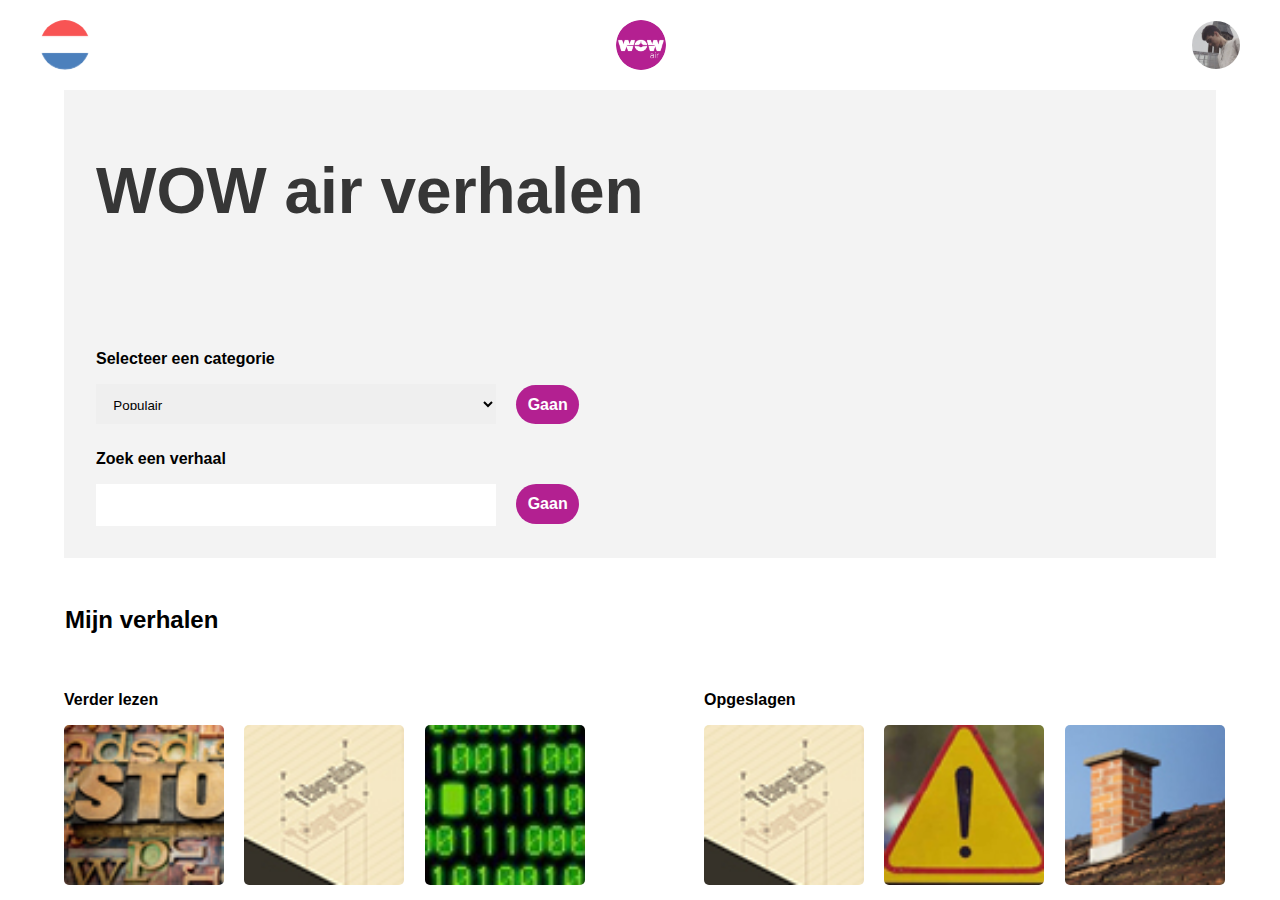
<file: index.html>
<!DOCTYPE html>
<html lang="nl">

<head>
    <meta charset="UTF-8">
    <title>WOW air stories</title>
    <meta name="viewport" content="width=device-width, initial-scale=1">
    <link rel="stylesheet" type="text/css" href="style-index.css">
</head>

<body>


    <!--Navigatie-->

    <header>
        <nav>
            <ul>
                <li><img src="img/language.png" alt="taal" id="taalicoon"></li>
                <li><a href="https://wowair.nl/"> <img src="img/wow-logo.jpg" alt="logo" id="wow-logo"></a></li>
                <li><img src="img/myprofile.jpg" alt="profiel" id="my-profile"></li>
            </ul>
        </nav>

    </header>


    <!--Content van de pagina is opgedeeld in twee secties   -->

    <main>
        <section id="sectie-1">

            <h1>WOW air verhalen</h1>

            <fieldset>
                <label>Selecteer een categorie</label>

                <select name="menu1" id="menu1">
                    <option value="overzicht.html">Populair</option>
                    <option value="overzicht-korte-verhalen.html">Korte verhalen</option>
                    <option value="Lange verhalen">Lange verhalen</option>
                    <option value="Agressief">Agressief</option>
                    <option value="Passie">Passie</option>
                    <option value="Drama">Drama</option>
                    <option value="Verwarrend">Verwarrend</option>
                    <option value="Mysterieus">Mysterieus</option>
                    <option value="Blij">Blij</option>
                    <option value="Poetisch">Poetisch</option>
                </select>

                <a href="overzicht.html">
                    <p class="submit-knop">Gaan</p>
                </a>


                <form action="#">
                    <label>Zoek een verhaal</label>
                    <input type="text">
                    <p class="submit-knop">Gaan</p>
                </form>

            </fieldset>

        </section>


        <section id="sectie-2">

            <h2>Mijn verhalen</h2>

            <section id="mijn-verhalen">
                <article id="verder-lezen">

                    <h3>Verder lezen</h3>
                    <div class="afbeeldingen">
                        <img src="img-home/thumbnail3.jpg" alt="" class="thumbnail">
                        <a href="verhaal/verhaal.html">
                            <img src="img-home/thumbnail4.jpg" alt="" class="thumbnail">
                        </a>
                        <img src="img-home/thumbnail5.jpg" alt="" class="thumbnail">
                    </div>
                </article>

                <article class="opgeslagen">
                    <h3>Opgeslagen</h3>

                    <div class="afbeeldingen">
                        <a href="verhaal/verhaal.html"><img src="img-home/thumbnail4.jpg" alt="" class="thumbnail"> </a>
                        <!--                        <img src="img-home/kruis.png" alt="" class="kruis">-->
                        <img src="img-home/thumbnail6.jpg" alt="" class="thumbnail">
                        <!--                        <img src="img-home/kruis.png" alt="" class="kruis">-->
                        <img src="img-home/thumbnail7.jpg" alt="" class="thumbnail">
                        <!--                        <img src="img-home/kruis.png" alt="" class="kruis">-->
                    </div>

                </article>
            </section>
        </section>

    </main>

    <script src="script.js"></script>

</body></html>
</file>
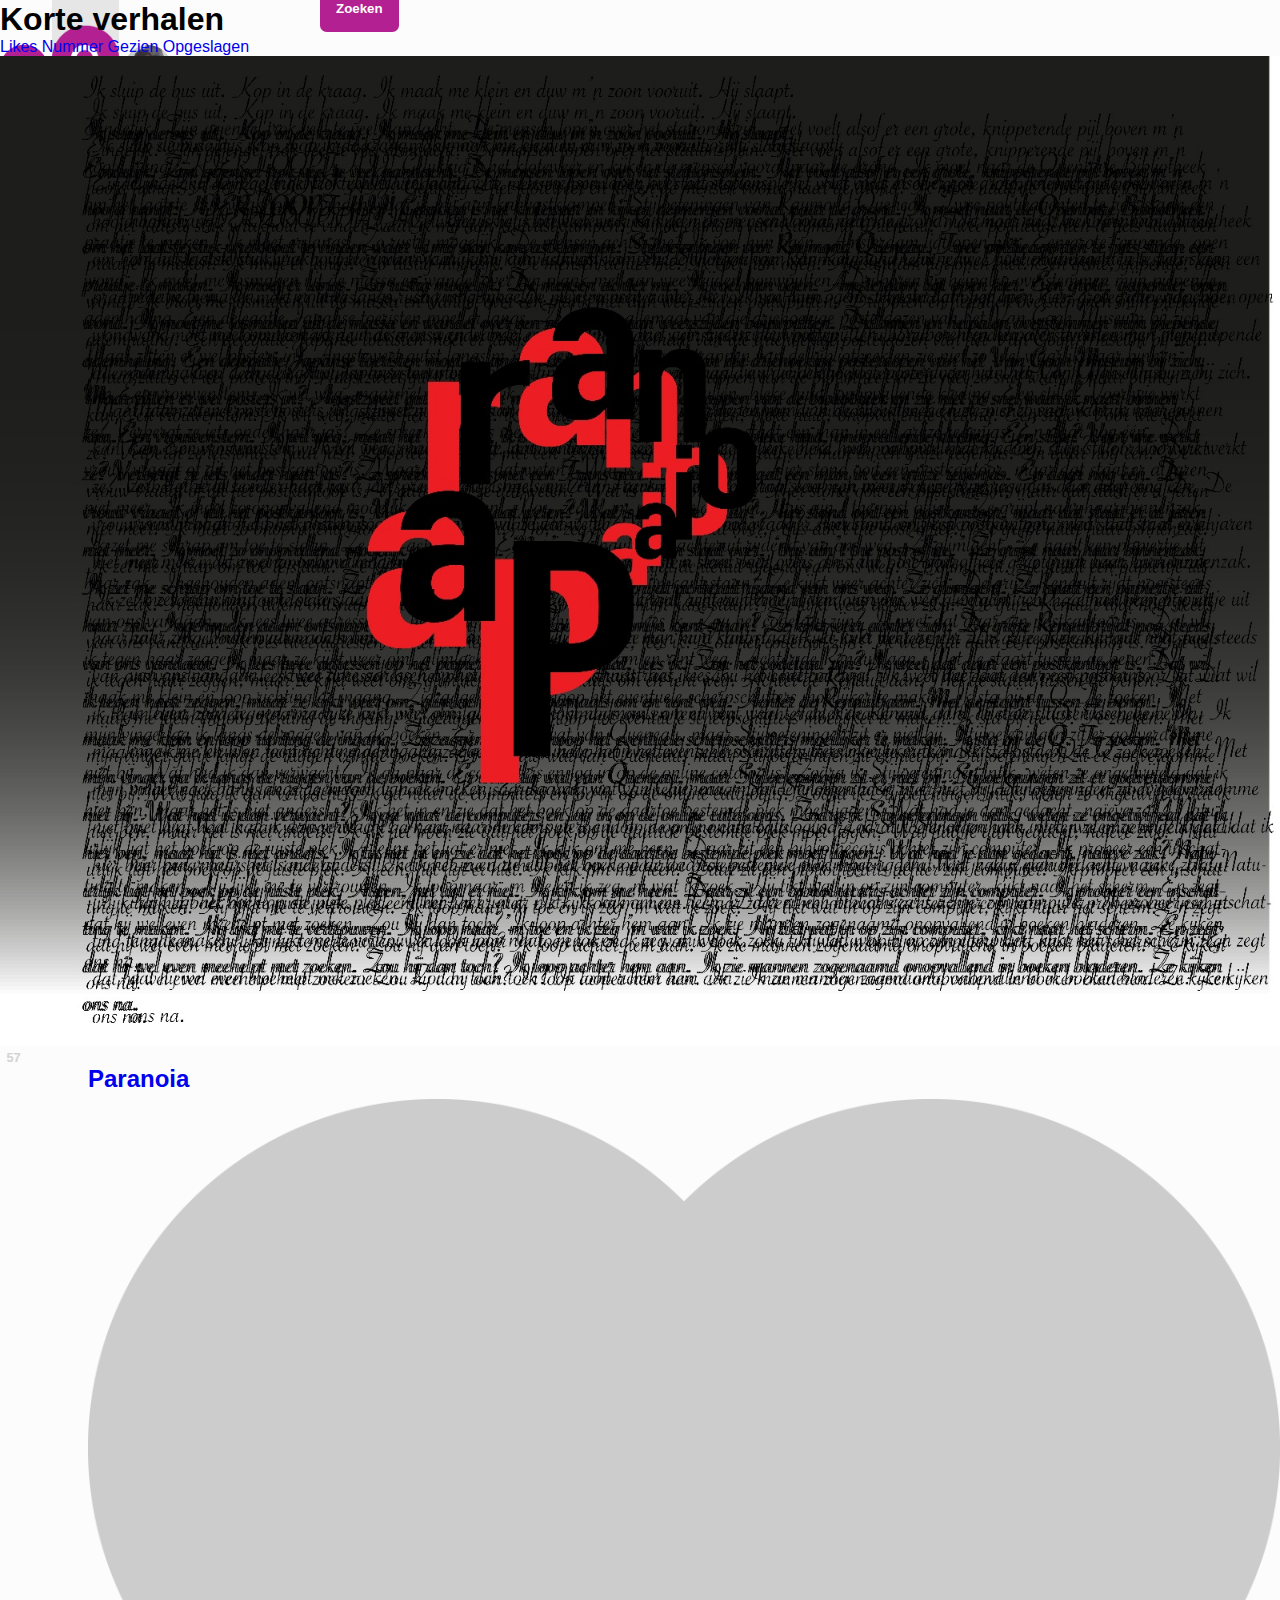
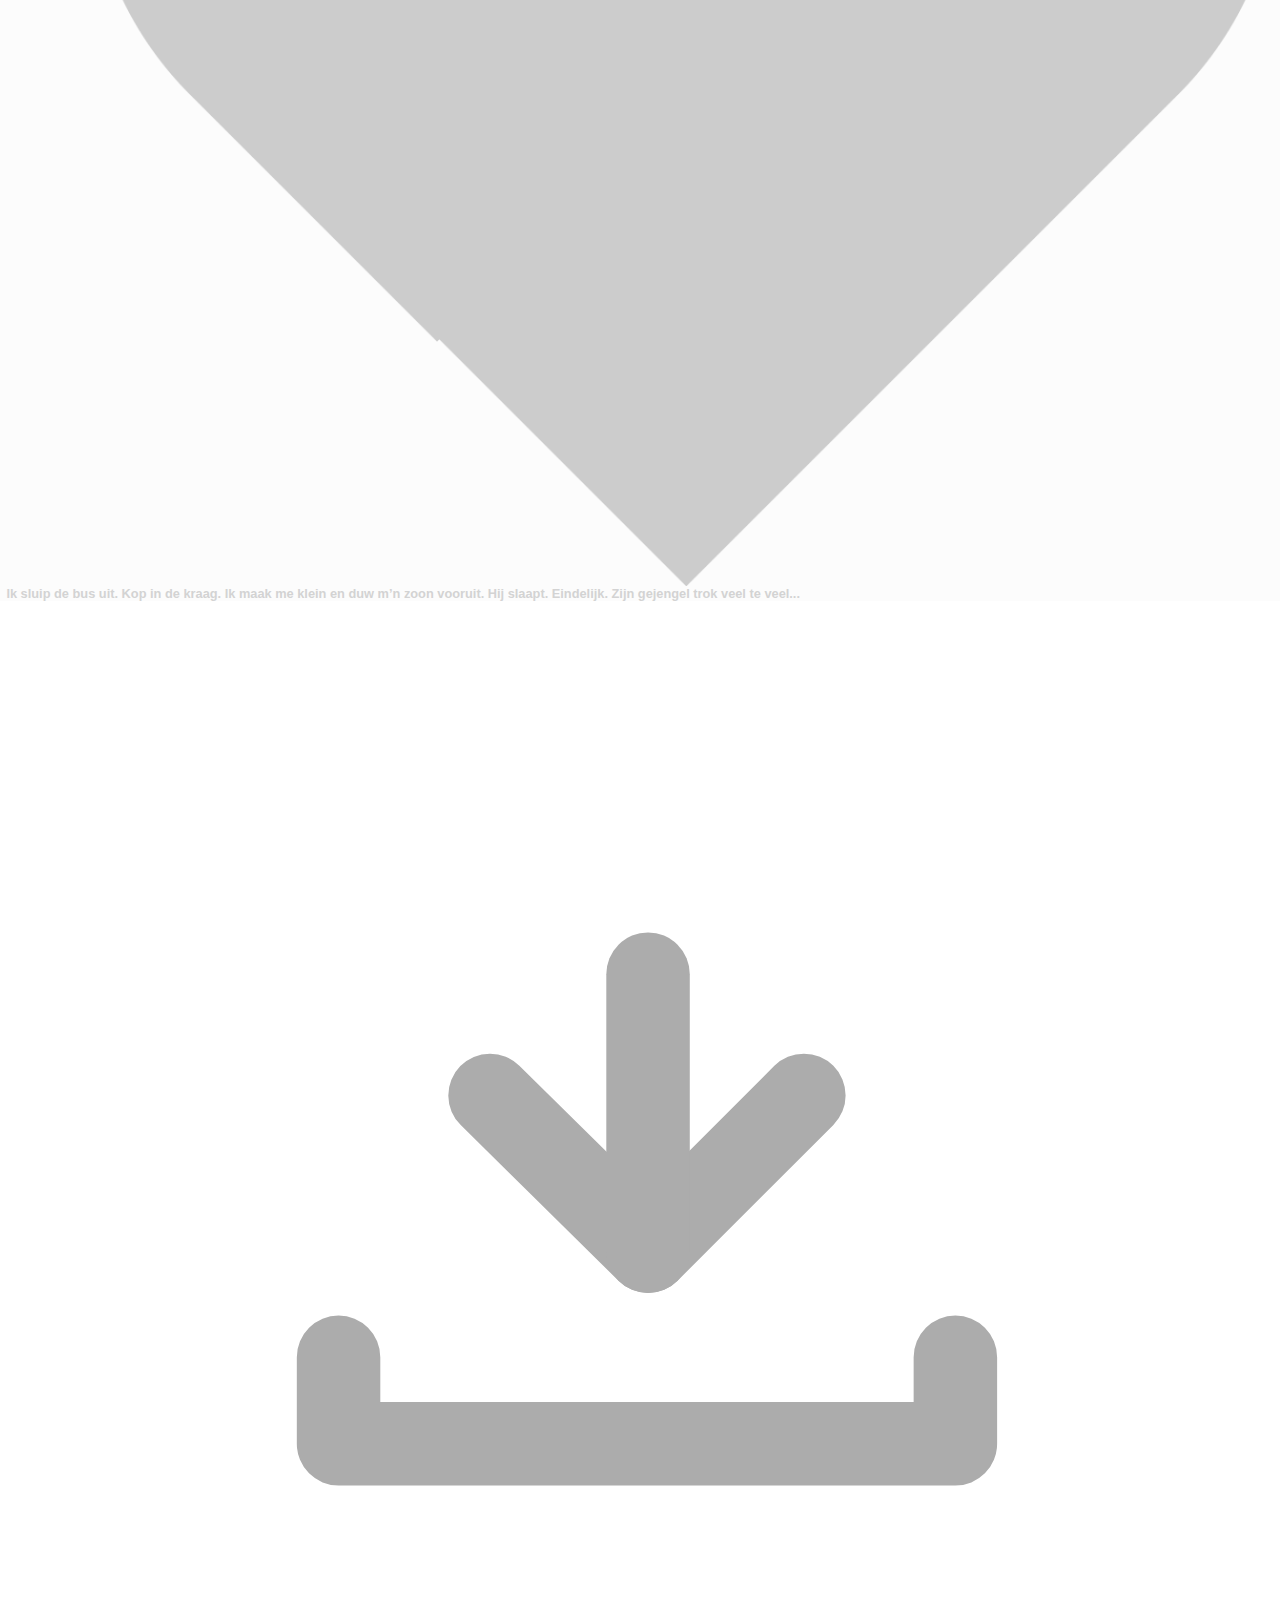
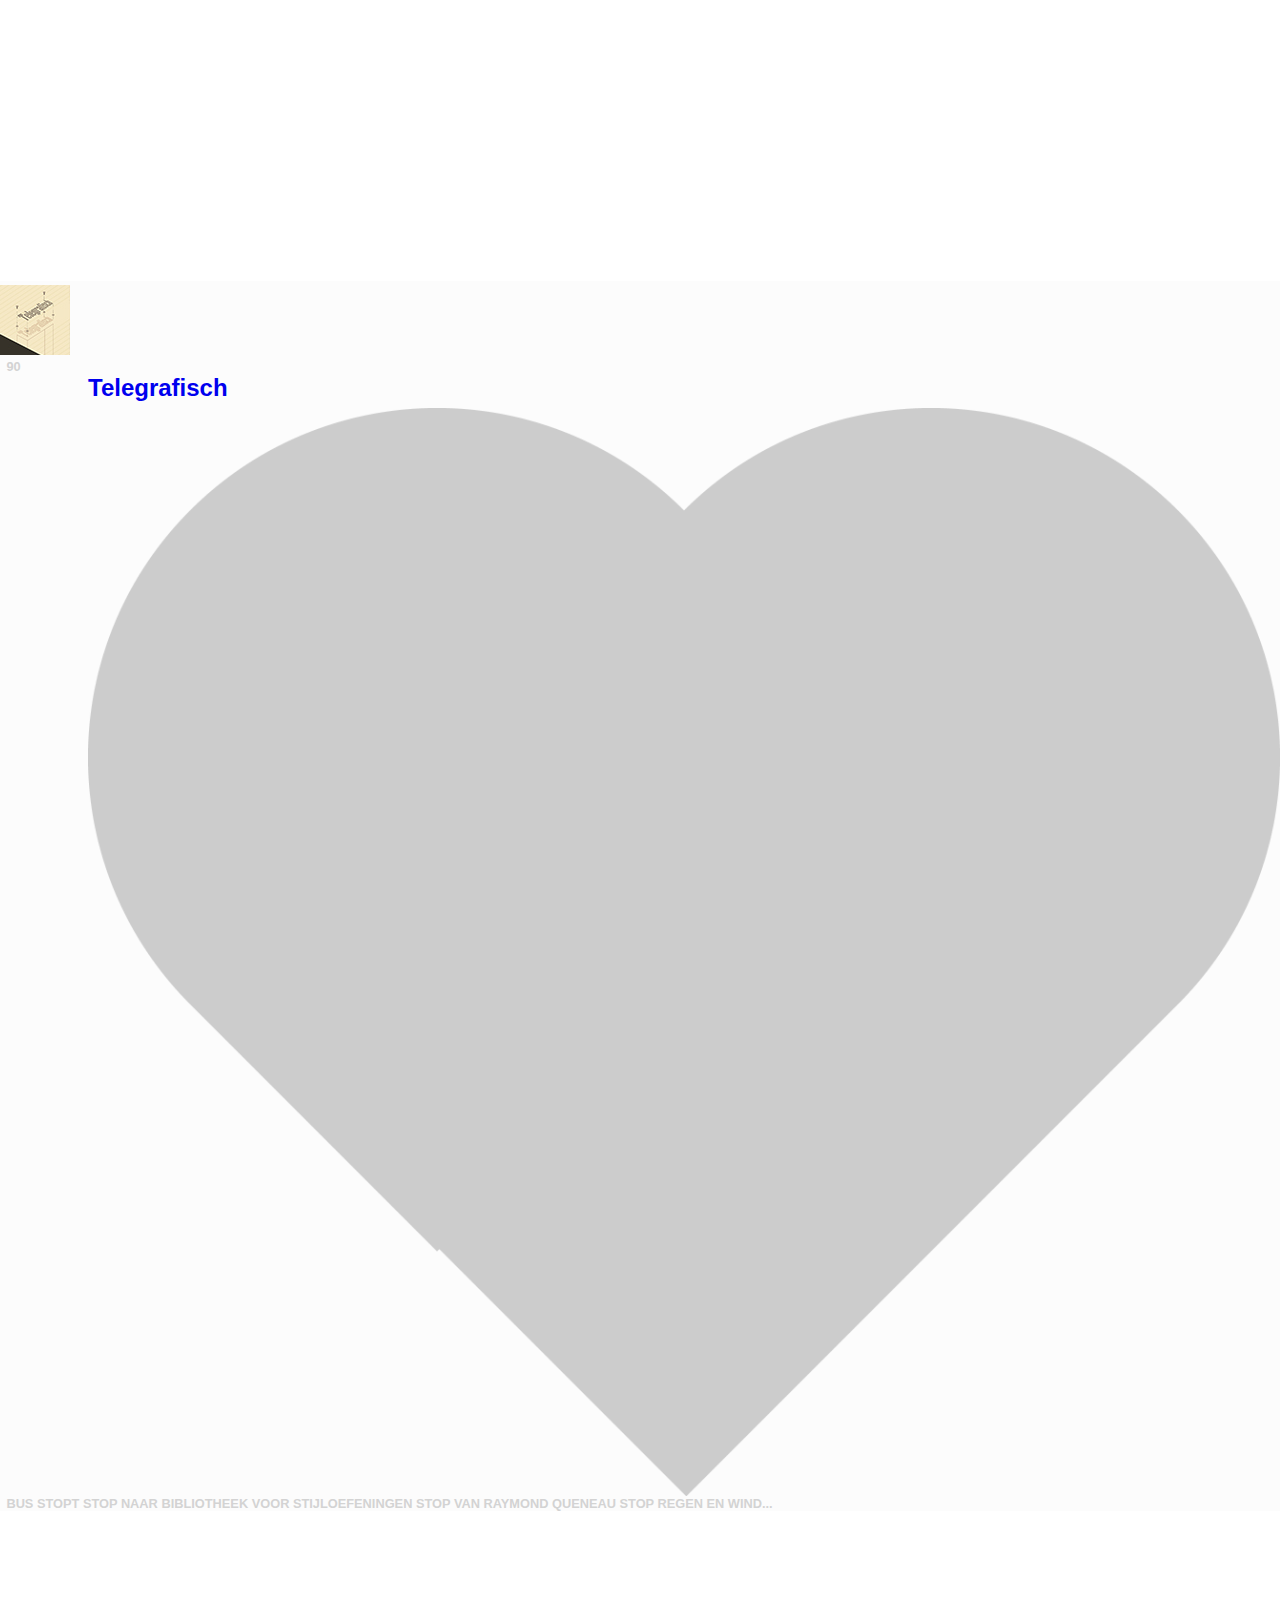
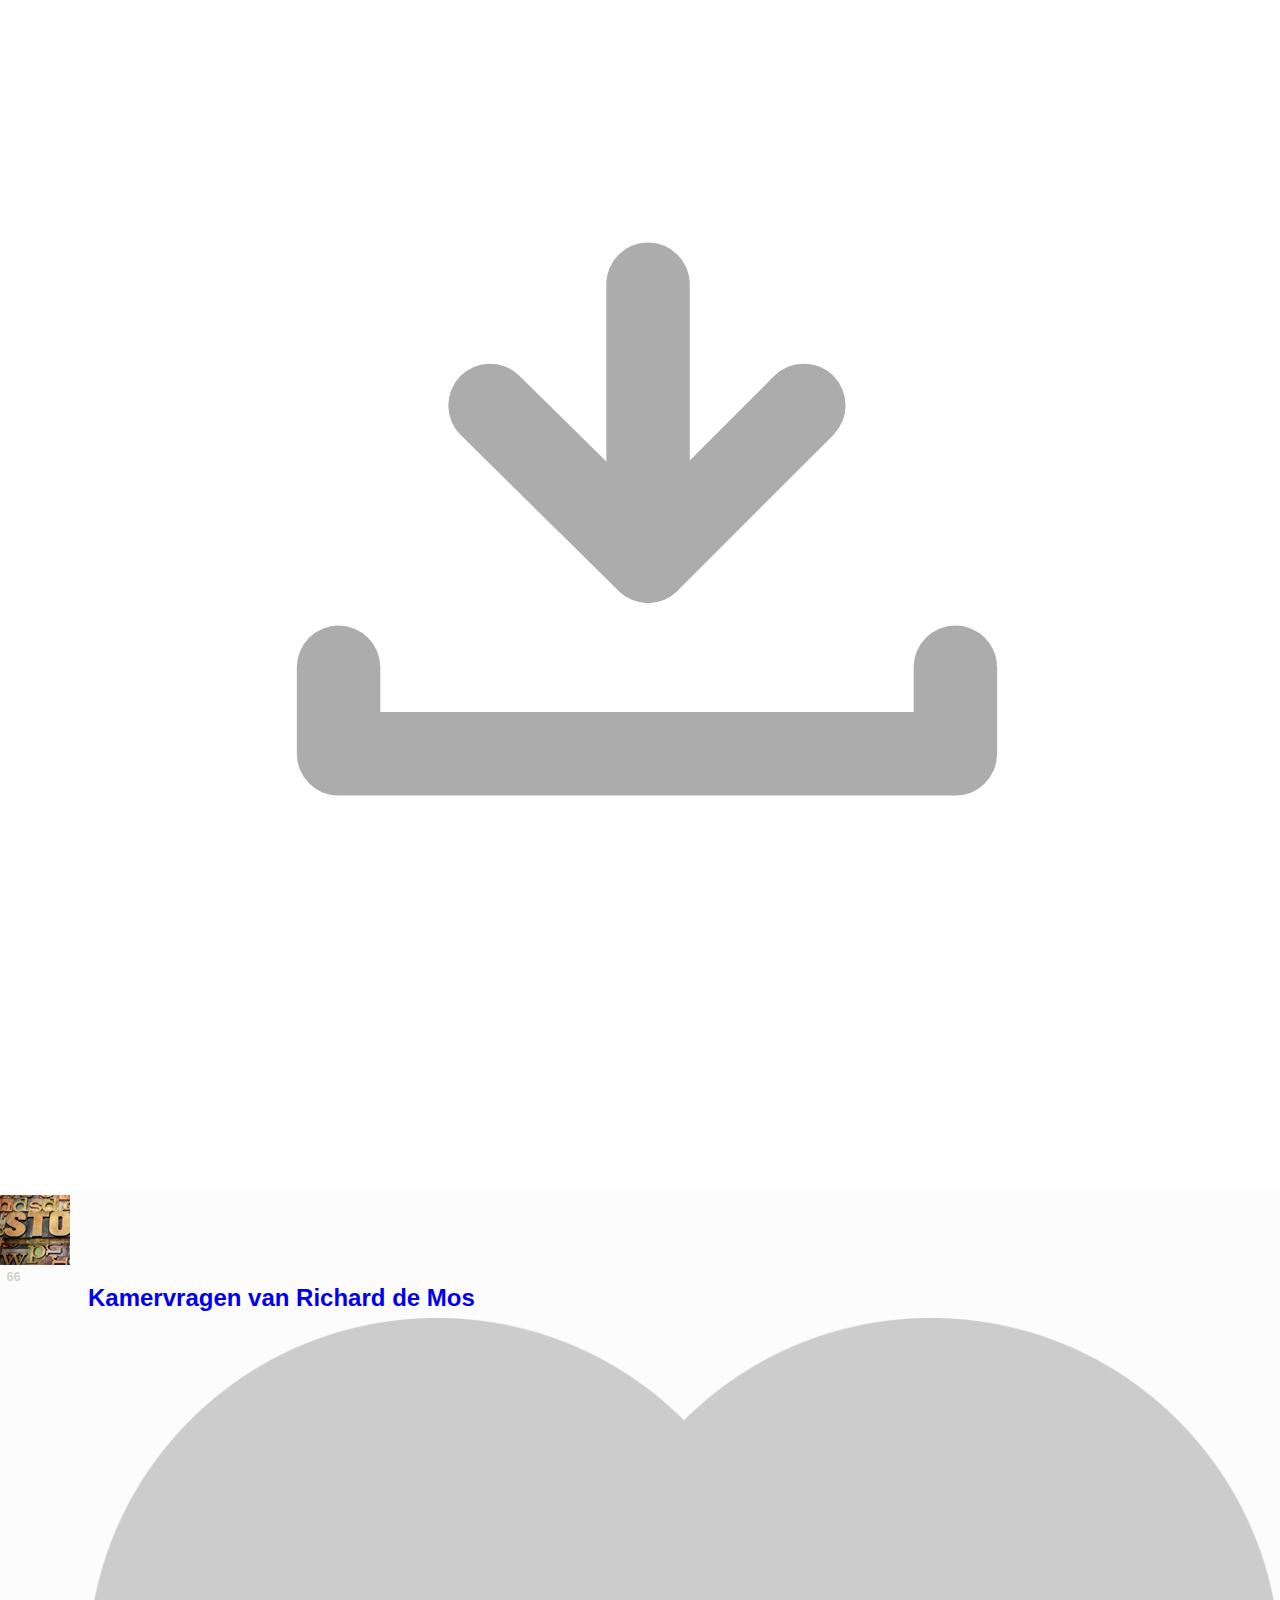
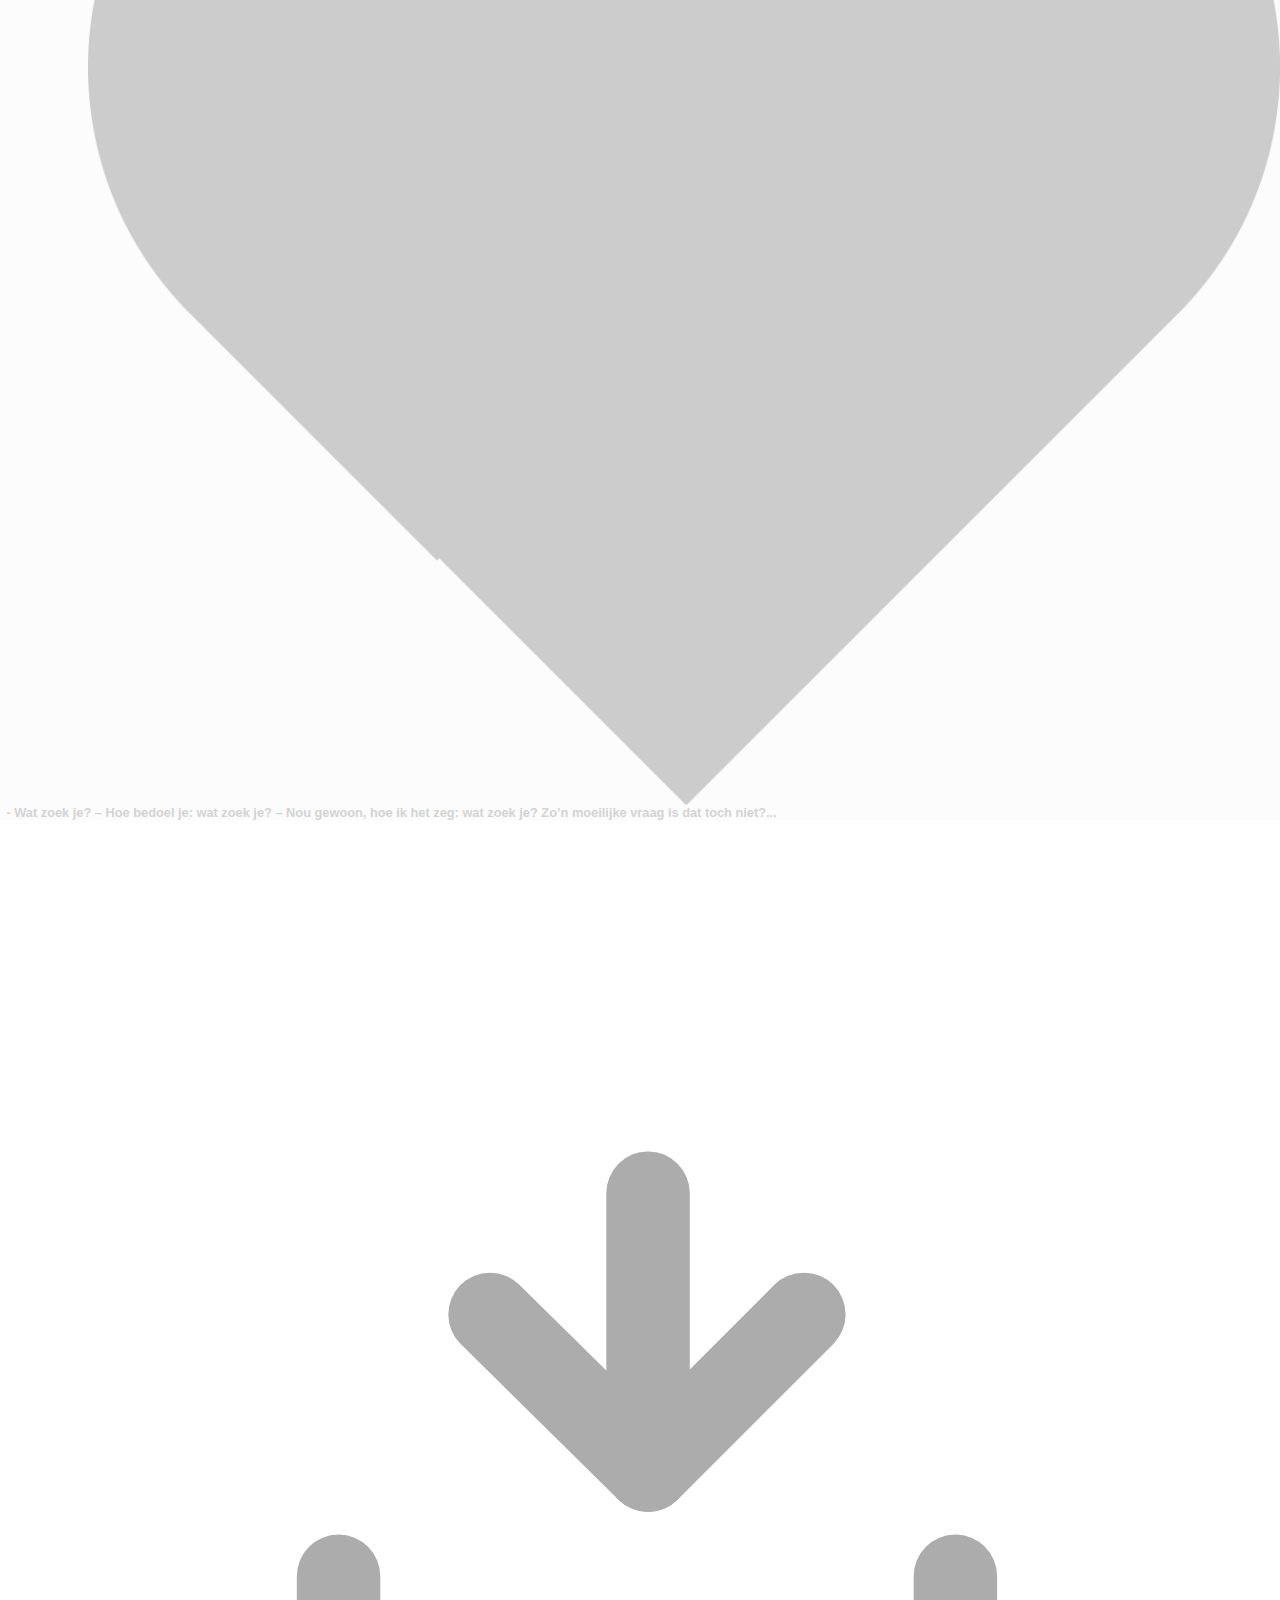
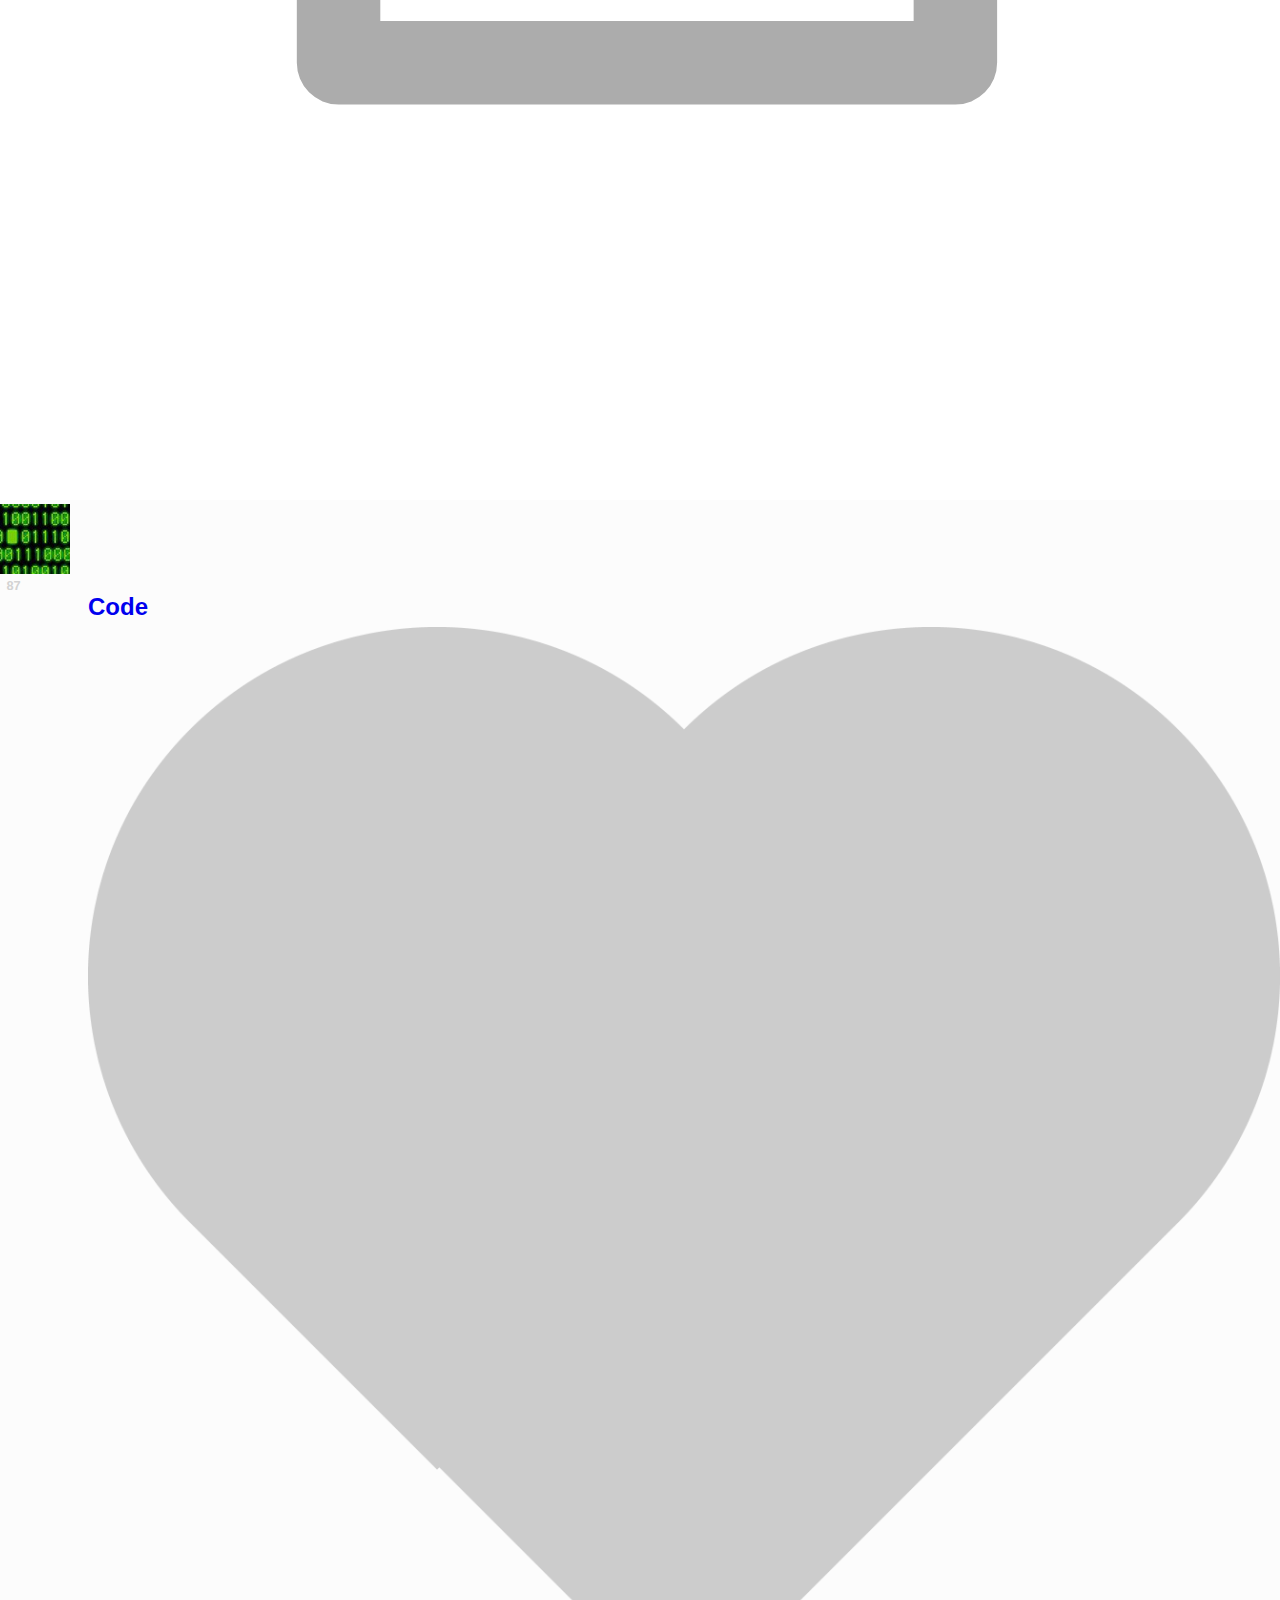
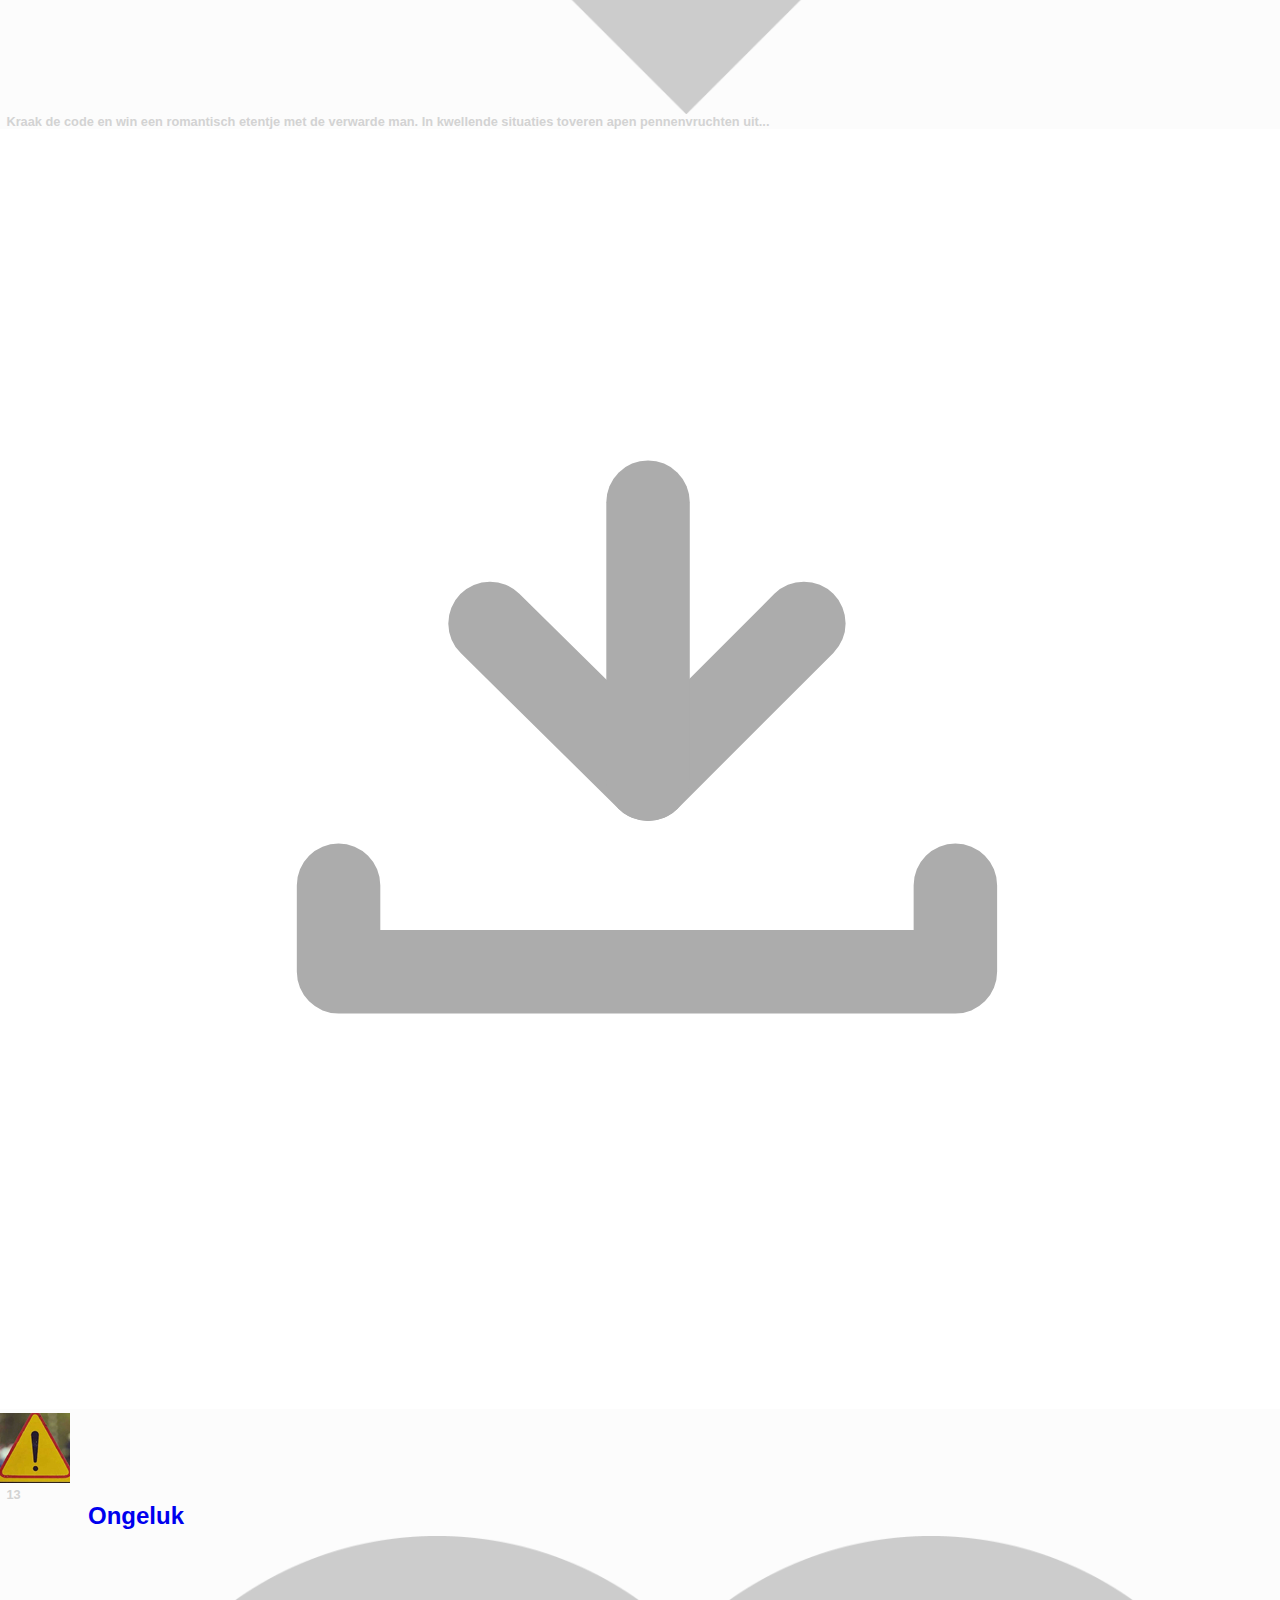
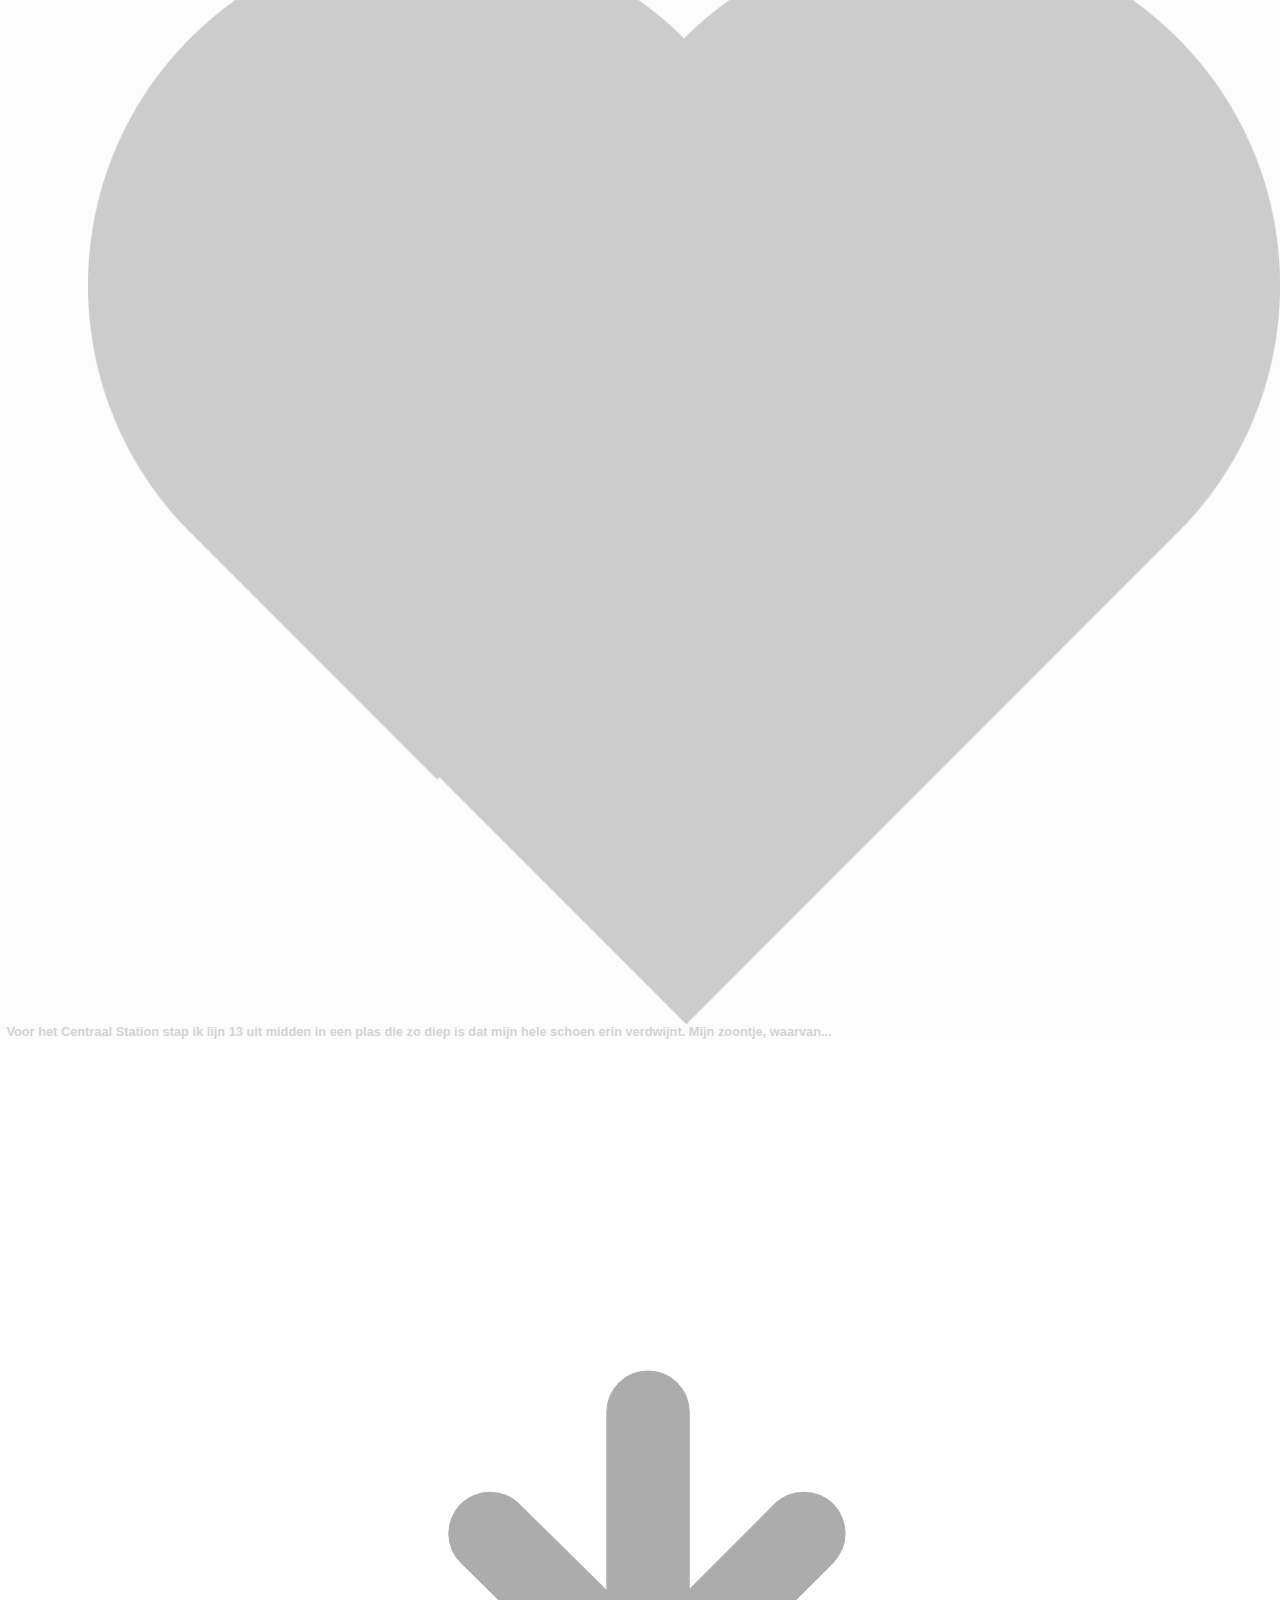
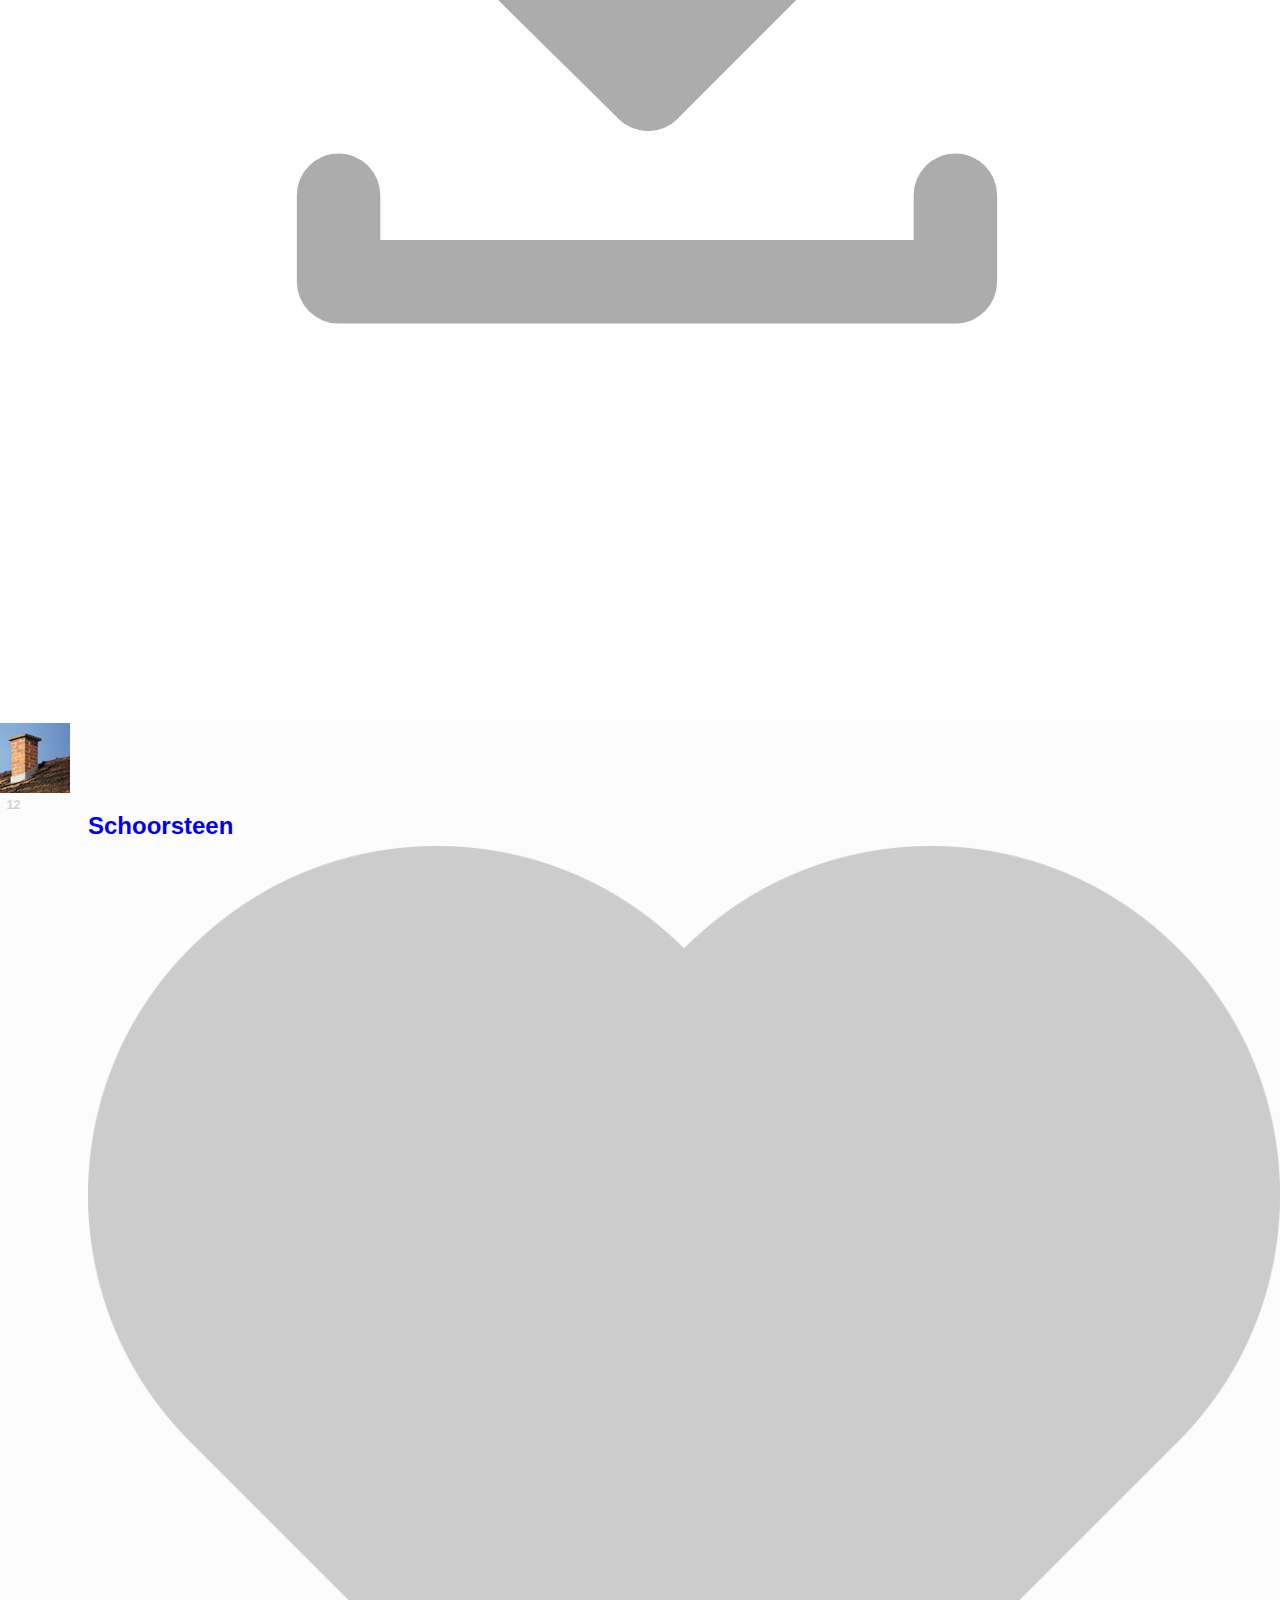
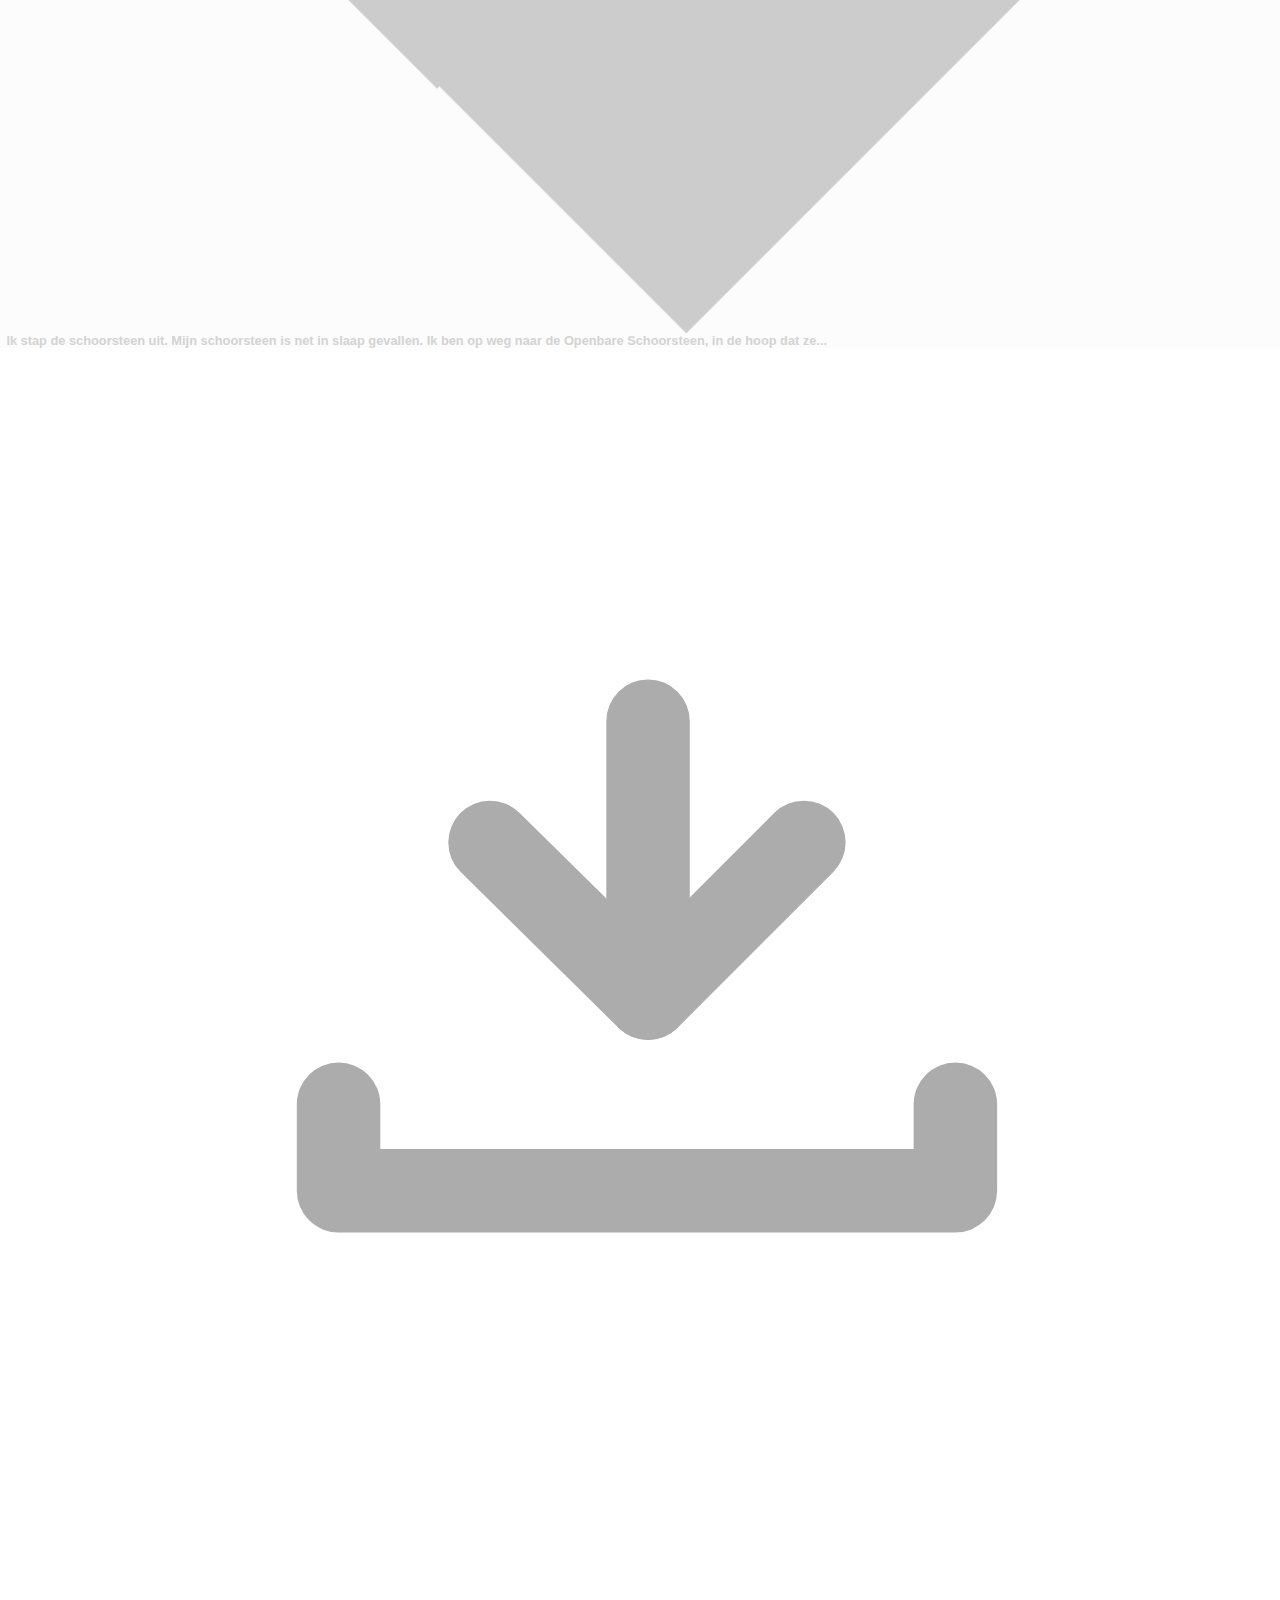
<file: overzicht-korte-verhalen.html>
<!DOCTYPE html>
<html lang="nl">

<head>
    <meta charset="UTF-8">
    <title>WOW air verhalen</title>
    <link rel="stylesheet" type="text/css" href="style-overzicht.css">
</head>

<body>

    <!--Zoekveld en ronde knoppen-->

    <header>

        <form action="#">
            <fieldset id="zoek-label">
                <input type="text" id="input-text" placeholder="Vind iets om te lezen" aria-label="Search" minlength="3" maxlength="10" required aria-required="true">
                <button id="submit-knop" type="submit"> Zoeken </button>
            </fieldset>
        </form>


        <div class="knop-iconen">

            <a href="index.html"><img src="img/back-button.png" alt="Back" id="back-button"></a>
            <input type="image" src="img/search-icon.png" alt="search" id="zoeken" />
            <img src="img/myprofile.jpg" alt="profilepic" id="my-profile">

        </div>
    </header>

    <main>

        <header class="title-container">
            <h1 class="title">Korte verhalen</h1>

            <div class="buttons">

                <!--Zouden buttons moeten zijn-->
                <a href=# class="sort-button">Likes</a>
                <a href="overzicht-number.html" class="sort-button">Nummer</a>
                <a href=# class="sort-button">Gezien</a>
                <a href=# class="sort-button">Opgeslagen</a>
            </div>
        </header>



        <!--Verhalen lijst-->

        <div class="stories">


            <article class='verhaal'>

                <a href="overzicht-saved.html">
                    <div class="verhaal-wrapper">

                        <img src="img/thumbnail2.jpg" alt="thumbnail1" class='thumbnail'>
                        <p class="verhaal-nummer">57</p>
                        <div class="verhaal-titel-likes">

                            <h2> Paranoia</h2>
                            <div class="verhaal-likes">
                                <img src="img/hearicon.png" alt="hearticon" class="hearticon">
                                <p class="likes-nummer">2036</p>
                            </div>
                        </div>
                    </div>

                    <p class="verhaal-beschrijving">Ik sluip de bus uit. Kop in de kraag. Ik maak me klein en duw m’n zoon vooruit. Hij slaapt. Eindelijk. Zijn gejengel trok veel te veel...</p>

                    <img src="img/download-grey.svg" alt="download" class="download-button">
                </a>
            </article>



            <article class='verhaal'>
                <a href=verhaal/verhaal.html>
                    <div class="verhaal-wrapper">

                        <img src="img/thumbnail4.jpg" alt="thumbnail14" class='thumbnail'>
                        <p class="verhaal-nummer">90</p>
                        <div class="verhaal-titel-likes">
                            <h2>Telegrafisch</h2>
                            <div class="verhaal-likes">
                                <img src="img/hearicon.png" alt="hearticon" class="hearticon">
                                <p class="likes-nummer">1890</p>
                            </div>
                        </div>
                    </div>

                    <p class="verhaal-beschrijving">BUS STOPT STOP NAAR BIBLIOTHEEK VOOR STIJLOEFENINGEN STOP VAN RAYMOND QUENEAU STOP REGEN EN WIND... </p>


                    <img src="img/download-grey.svg" alt="download" class="download-button">

                </a>
            </article>



            <article class='verhaal'>
                <a href=#>
                    <div class="verhaal-wrapper">

                        <img src="img/thumbnail3.jpg" alt="thumbnail3" class='thumbnail'>
                        <p class="verhaal-nummer">66</p>
                        <div class="verhaal-titel-likes">
                            <h2>Kamervragen van Richard de Mos</h2>
                            <!--Dialoog-->
                            <div class="verhaal-likes">
                                <img src="img/hearicon.png" alt="hearticon" class="hearticon">
                                <p class="likes-nummer">1606</p>
                            </div>
                        </div>
                    </div>

                    <p class="verhaal-beschrijving">- Wat zoek je? – Hoe bedoel je: wat zoek je? – Nou gewoon, hoe ik het zeg: wat zoek je? Zo’n moeilijke vraag is dat toch niet?...</p>

                    <img src="img/download-grey.svg" alt="download" class="download-button">
                </a>
            </article>



            <article class='verhaal'>
                <a href=#>
                    <div class="verhaal-wrapper">

                        <img src="img/thumbnail5.jpg" alt="thumbnail5" class='thumbnail'>
                        <p class="verhaal-nummer">87</p>
                        <div class="verhaal-titel-likes">
                            <h2>Code</h2>
                            <div class="verhaal-likes">
                                <img src="img/hearicon.png" alt="hearticon" class="hearticon">
                                <p class="likes-nummer">1576</p>
                            </div>
                        </div>
                    </div>

                    <p class="verhaal-beschrijving">Kraak de code en win een romantisch etentje met de verwarde man. In kwellende situaties toveren apen pennenvruchten uit...</p>

                    <img src="img/download-grey.svg" alt="download" class="download-button">
                </a>
            </article>



            <article class='verhaal'>
                <a href=#>
                    <div class="verhaal-wrapper">

                        <img src="img/thumbnail6.jpg" alt="thumbnail6" class='thumbnail'>
                        <p class="verhaal-nummer">13</p>
                        <div class="verhaal-titel-likes">
                            <h2>Ongeluk</h2>
                            <div class="verhaal-likes">
                                <img src="img/hearicon.png" alt="hearticon" class="hearticon">
                                <p class="likes-nummer">1536</p>
                            </div>
                        </div>
                    </div>

                    <p class="verhaal-beschrijving">Voor het Centraal Station stap ik lijn 13 uit midden in een plas die zo diep is dat mijn hele schoen erin verdwijnt. Mijn zoontje, waarvan...</p>

                    <img src="img/download-grey.svg" alt="download" class="download-button">
                </a>
            </article>



            <article class='verhaal'>
                <a href=#>
                    <div class="verhaal-wrapper">

                        <img src="img/thumbnail7.jpg" alt="thumbnail7" class='thumbnail'>
                        <p class="verhaal-nummer">12</p>
                        <div class="verhaal-titel-likes">
                            <h2>Schoorsteen</h2>
                            <div class="verhaal-likes">
                                <img src="img/hearicon.png" alt="hearticon" class="hearticon">
                                <p class="likes-nummer">1496</p>
                            </div>
                        </div>
                    </div>

                    <p class="verhaal-beschrijving">Ik stap de schoorsteen uit. Mijn schoorsteen is net in slaap gevallen. Ik ben op weg naar de Openbare Schoorsteen, in de hoop dat ze...</p>

                    <img src="img/download-grey.svg" alt="download" class="download-button">
                </a>
            </article>

        </div>



<footer>
            <div class="footer-buttons">
                <a href="index.html">Home</a>
                <a href="overzicht.html">Top</a>
            </div>
            <img src="img/footerlogo.png" alt="footerlogo" class='footerlogo'>
        </footer>
    </main>

    <script src="script.js"></script>
</body>

</html>
</file>
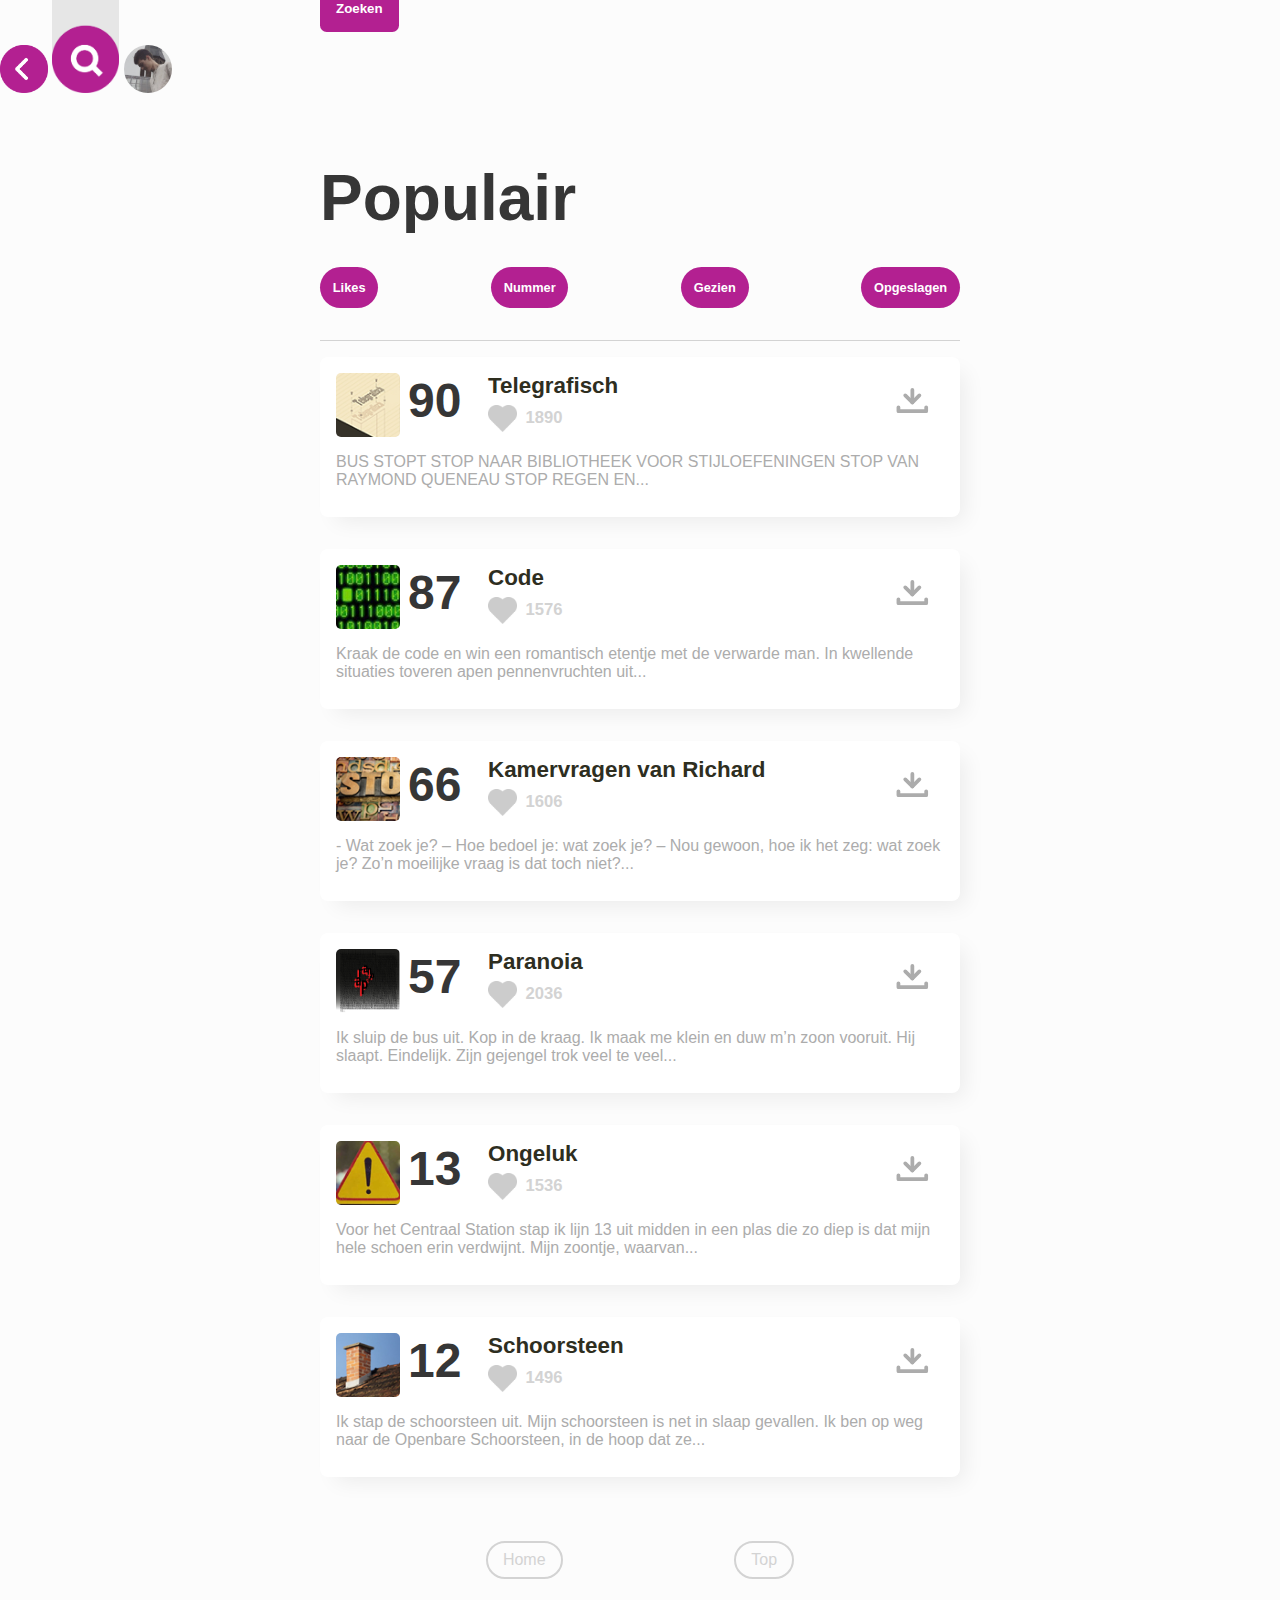
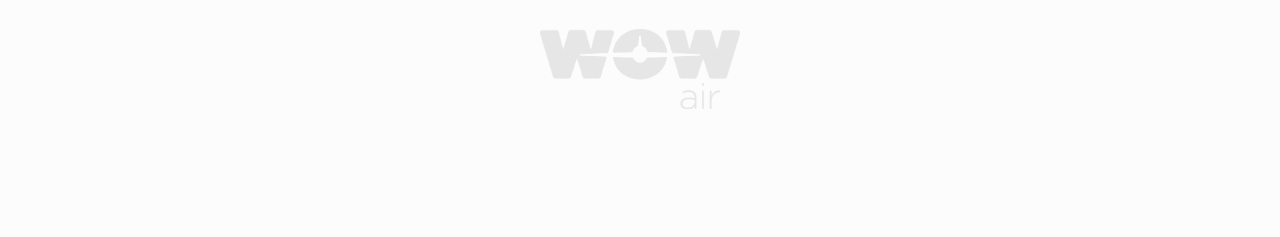
<file: overzicht-number-2.html>
<!DOCTYPE html>
<html lang="nl">

<head>
    <meta charset="UTF-8">
    <title>WOW air verhalen</title>
    <link rel="stylesheet" type="text/css" href="style-overzicht.css">
</head>

<body>

    <!--Zoekveld en ronde knoppen-->

    <header>

        <form action="#">
            <fieldset id="zoek-label">
                <input type="text" id="input-text" placeholder="Vind iets om te lezen" aria-label="Search" minlength="3" maxlength="10" required aria-required="true">
                <button id="submit-knop" type="submit"> Zoeken </button>
            </fieldset>
        </form>


        <div class="knop-iconen">

            <a href="index.html"><img src="img/back-button.png" alt="Back" id="back-button"></a>
            <input type="image" src="img/search-icon.png" alt="search" id="zoeken" />
            <img src="img/myprofile.jpg" alt="profilepic" id="my-profile">

        </div>
    </header>

    <main>

        <section class="titleAndButtons-container">
            <h1 class="title">Populair</h1>

            <div class="buttons">

                <!--Zouden buttons moeten zijn-->
                <a href="overzicht.html" class="sort-button">Likes</a>
                <a href="overzicht-number.html" class="sort-button">Nummer</a>
                <a href=# class="sort-button">Gezien</a>
                <a href=# class="sort-button">Opgeslagen</a>
            </div>
        </section>



        <!--Verhalen lijst-->

        <section class="stories">


            <a href=verhaal/verhaal.html> <article class='verhaal'>
                <div class="verhaal-wrapper">

                    <img src="img/thumbnail4.jpg" alt="thumbnail14" class='thumbnail'>
                    <p class="verhaal-nummer">90</p>
                    <div class="verhaal-titel-likes">
                        <h2>Telegrafisch</h2>
                        <div class="verhaal-likes">
                            <img src="img/hearicon.png" alt="hearticon" class="hearticon">
                            <p class="likes-nummer">1890</p>
                        </div>
                    </div>
                    <img src="img/download-grey.svg" alt="download" class="download-button">
                </div>

                <p class="verhaal-beschrijving">BUS STOPT STOP NAAR BIBLIOTHEEK VOOR STIJLOEFENINGEN STOP VAN RAYMOND QUENEAU STOP REGEN EN... </p>

                </article>
            </a>


            <a href=#>
                <article class='verhaal'>
                    <div class="verhaal-wrapper">

                        <img src="img/thumbnail5.jpg" alt="thumbnail5" class='thumbnail'>
                        <p class="verhaal-nummer">87</p>
                        <div class="verhaal-titel-likes">
                            <h2>Code</h2>
                            <div class="verhaal-likes">
                                <img src="img/hearicon.png" alt="hearticon" class="hearticon">
                                <p class="likes-nummer">1576</p>
                            </div>
                        </div>
                        <img src="img/download-grey.svg" alt="download" class="download-button">
                    </div>

                    <p class="verhaal-beschrijving">Kraak de code en win een romantisch etentje met de verwarde man. In kwellende situaties toveren apen pennenvruchten uit...</p>

                </article>
            </a>


            <a href=#>
                <article class='verhaal'>

                    <div class="verhaal-wrapper">

                        <img src="img/thumbnail3.jpg" alt="thumbnail3" class='thumbnail'>
                        <p class="verhaal-nummer">66</p>
                        <div class="verhaal-titel-likes">
                            <h2>Kamervragen van Richard</h2>
                            <!--Dialoog-->
                            <div class="verhaal-likes">
                                <img src="img/hearicon.png" alt="hearticon" class="hearticon">
                                <p class="likes-nummer">1606</p>
                            </div>
                        </div>
                        <img src="img/download-grey.svg" alt="download" class="download-button">
                    </div>

                    <p class="verhaal-beschrijving">- Wat zoek je? – Hoe bedoel je: wat zoek je? – Nou gewoon, hoe ik het zeg: wat zoek je? Zo’n moeilijke vraag is dat toch niet?...</p>

                </article>
            </a>


            <a href=#>
                <article class='verhaal'>
                    <div class="verhaal-wrapper">

                        <img src="img/thumbnail2.jpg" alt="thumbnail1" class='thumbnail'>
                        <p class="verhaal-nummer">57</p>
                        <div class="verhaal-titel-likes">

                            <h2> Paranoia</h2>
                            <div class="verhaal-likes">
                                <img src="img/hearicon.png" alt="hearticon" class="hearticon">
                                <p class="likes-nummer">2036</p>
                            </div>
                        </div>
                        <img src="img/download-grey.svg" alt="download" class="download-button">
                    </div>

                    <p class="verhaal-beschrijving">Ik sluip de bus uit. Kop in de kraag. Ik maak me klein en duw m’n zoon vooruit. Hij slaapt. Eindelijk. Zijn gejengel trok veel te veel...</p>

                </article>
            </a>


            <a href=#>
                <article class='verhaal'>

                    <div class="verhaal-wrapper">

                        <img src="img/thumbnail6.jpg" alt="thumbnail6" class='thumbnail'>
                        <p class="verhaal-nummer">13</p>
                        <div class="verhaal-titel-likes">
                            <h2>Ongeluk</h2>
                            <div class="verhaal-likes">
                                <img src="img/hearicon.png" alt="hearticon" class="hearticon">
                                <p class="likes-nummer">1536</p>
                            </div>
                        </div>
                        <img src="img/download-grey.svg" alt="download" class="download-button">
                    </div>

                    <p class="verhaal-beschrijving">Voor het Centraal Station stap ik lijn 13 uit midden in een plas die zo diep is dat mijn hele schoen erin verdwijnt. Mijn zoontje, waarvan...</p>

                </article>
            </a>


            <a href=#>
                <article class='verhaal'>
                    <div class="verhaal-wrapper">

                        <img src="img/thumbnail7.jpg" alt="thumbnail7" class='thumbnail'>
                        <p class="verhaal-nummer">12</p>
                        <div class="verhaal-titel-likes">
                            <h2>Schoorsteen</h2>
                            <div class="verhaal-likes">
                                <img src="img/hearicon.png" alt="hearticon" class="hearticon">
                                <p class="likes-nummer">1496</p>
                            </div>
                        </div>
                        <img src="img/download-grey.svg" alt="download" class="download-button">
                    </div>

                    <p class="verhaal-beschrijving">Ik stap de schoorsteen uit. Mijn schoorsteen is net in slaap gevallen. Ik ben op weg naar de Openbare Schoorsteen, in de hoop dat ze...</p>


                </article>
            </a>

        </section>


        <footer>
            <div class="footer-buttons">
                <a href="index.html">Home</a>
                <a href="overzicht.html">Top</a>
            </div>
            <img src="img/footerlogo.png" alt="footerlogo" class='footerlogo'>
        </footer>
    </main>

    <script src="script.js"></script>
</body></html>
</file>
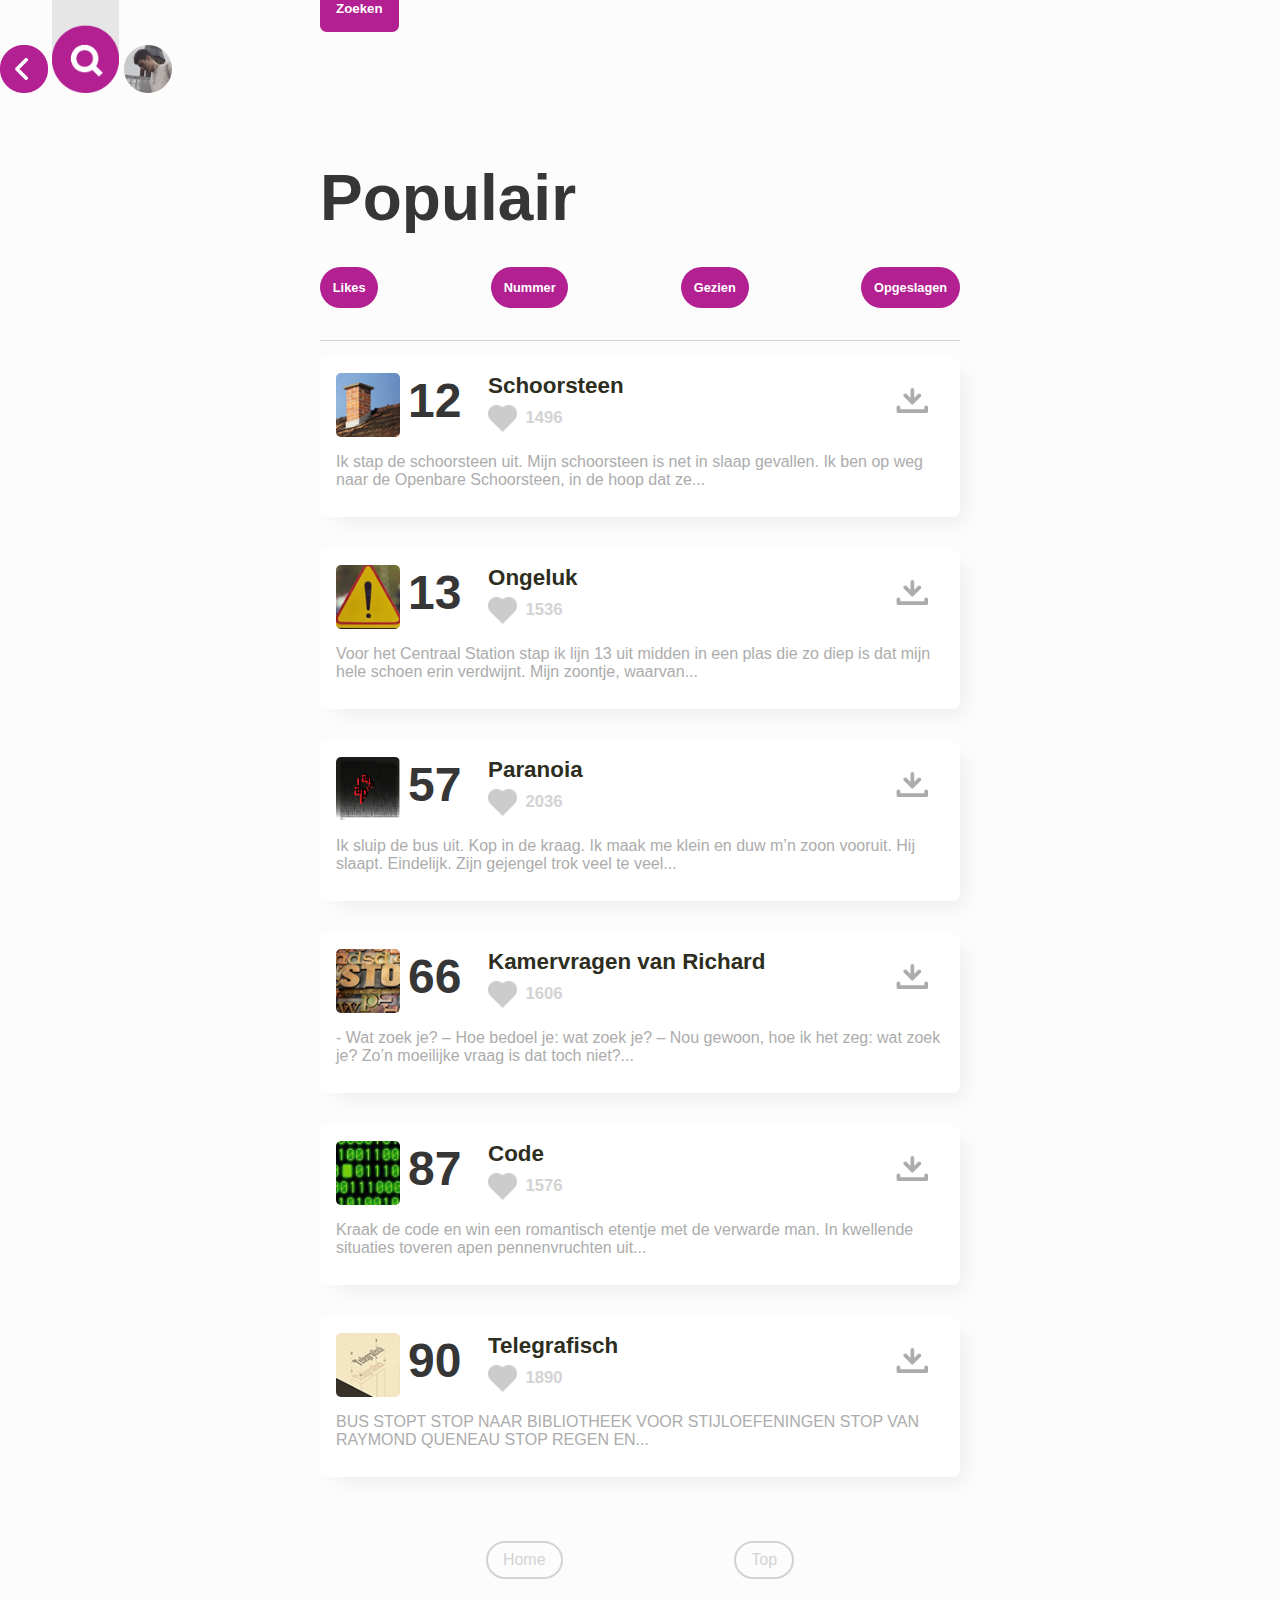
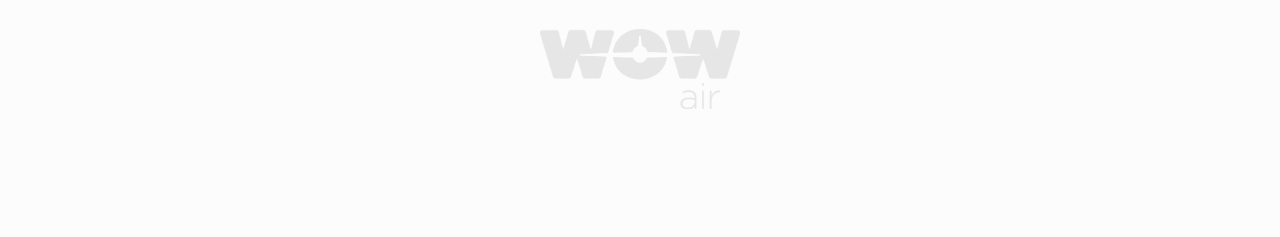
<file: overzicht-number.html>
<!DOCTYPE html>
<html lang="nl">

<head>
    <meta charset="UTF-8">
    <title>WOW air verhalen</title>
    <link rel="stylesheet" type="text/css" href="style-overzicht.css">
</head>

<body>

    <!--Zoekveld en ronde knoppen-->

    <header>

        <form action="#">
            <fieldset>
                <input type="text" id="input-text" placeholder="Vind iets om te lezen" aria-label="Search" minlength="3" maxlength="10" required aria-required="true">
                <button id="submit-knop" type="submit"> Zoeken </button>
            </fieldset>
        </form>


        <div class="knop-iconen">

            <a href="index.html"><img src="img/back-button.png" alt="Back" id="back-button"></a>
            <input type="image" src="img/search-icon.png" alt="search" id="zoeken" />
            <img src="img/myprofile.jpg" alt="profilepic" id="my-profile">

        </div>
    </header>

    <main>

        <section class="titleAndButtons-container">
            <h1 class="title">Populair</h1>

            <div class="buttons">

                <!--Zouden buttons moeten zijn-->
                <a href="overzicht.html" class="sort-button">Likes</a>
                <a href="overzicht-number-2.html" class="sort-button">Nummer</a>
                <a href=# class="sort-button">Gezien</a>
                <a href=# class="sort-button">Opgeslagen</a>
            </div>
        </section>



        <!--Verhalen lijst-->

        <section class="stories">



            <a href=#>
                <article class='verhaal'>
                    <div class="verhaal-wrapper">

                        <img src="img/thumbnail7.jpg" alt="thumbnail7" class='thumbnail'>
                        <p class="verhaal-nummer">12</p>
                        <div class="verhaal-titel-likes">
                            <h2>Schoorsteen</h2>
                            <div class="verhaal-likes">
                                <img src="img/hearicon.png" alt="hearticon" class="hearticon">
                                <p class="likes-nummer">1496</p>
                            </div>
                        </div>
                        <img src="img/download-grey.svg" alt="download" class="download-button">
                    </div>

                    <p class="verhaal-beschrijving">Ik stap de schoorsteen uit. Mijn schoorsteen is net in slaap gevallen. Ik ben op weg naar de Openbare Schoorsteen, in de hoop dat ze...</p>


                </article>
            </a>



            <a href=#>
                <article class='verhaal'>

                    <div class="verhaal-wrapper">

                        <img src="img/thumbnail6.jpg" alt="thumbnail6" class='thumbnail'>
                        <p class="verhaal-nummer">13</p>
                        <div class="verhaal-titel-likes">
                            <h2>Ongeluk</h2>
                            <div class="verhaal-likes">
                                <img src="img/hearicon.png" alt="hearticon" class="hearticon">
                                <p class="likes-nummer">1536</p>
                            </div>
                        </div>
                        <img src="img/download-grey.svg" alt="download" class="download-button">
                    </div>

                    <p class="verhaal-beschrijving">Voor het Centraal Station stap ik lijn 13 uit midden in een plas die zo diep is dat mijn hele schoen erin verdwijnt. Mijn zoontje, waarvan...</p>

                </article>
            </a>



            <a href=#>
                <article class='verhaal'>
                    <div class="verhaal-wrapper">

                        <img src="img/thumbnail2.jpg" alt="thumbnail1" class='thumbnail'>
                        <p class="verhaal-nummer">57</p>
                        <div class="verhaal-titel-likes">

                            <h2> Paranoia</h2>
                            <div class="verhaal-likes">
                                <img src="img/hearicon.png" alt="hearticon" class="hearticon">
                                <p class="likes-nummer">2036</p>
                            </div>
                        </div>
                        <img src="img/download-grey.svg" alt="download" class="download-button">
                    </div>

                    <p class="verhaal-beschrijving">Ik sluip de bus uit. Kop in de kraag. Ik maak me klein en duw m’n zoon vooruit. Hij slaapt. Eindelijk. Zijn gejengel trok veel te veel...</p>

                </article>
            </a>


            <a href=#>
                <article class='verhaal'>

                    <div class="verhaal-wrapper">

                        <img src="img/thumbnail3.jpg" alt="thumbnail3" class='thumbnail'>
                        <p class="verhaal-nummer">66</p>
                        <div class="verhaal-titel-likes">
                            <h2>Kamervragen van Richard</h2>
                            <!--Dialoog-->
                            <div class="verhaal-likes">
                                <img src="img/hearicon.png" alt="hearticon" class="hearticon">
                                <p class="likes-nummer">1606</p>
                            </div>
                        </div>
                        <img src="img/download-grey.svg" alt="download" class="download-button">
                    </div>

                    <p class="verhaal-beschrijving">- Wat zoek je? – Hoe bedoel je: wat zoek je? – Nou gewoon, hoe ik het zeg: wat zoek je? Zo’n moeilijke vraag is dat toch niet?...</p>

                </article>
            </a>


            <a href=#>
                <article class='verhaal'>
                    <div class="verhaal-wrapper">

                        <img src="img/thumbnail5.jpg" alt="thumbnail5" class='thumbnail'>
                        <p class="verhaal-nummer">87</p>
                        <div class="verhaal-titel-likes">
                            <h2>Code</h2>
                            <div class="verhaal-likes">
                                <img src="img/hearicon.png" alt="hearticon" class="hearticon">
                                <p class="likes-nummer">1576</p>
                            </div>
                        </div>
                        <img src="img/download-grey.svg" alt="download" class="download-button">
                    </div>

                    <p class="verhaal-beschrijving">Kraak de code en win een romantisch etentje met de verwarde man. In kwellende situaties toveren apen pennenvruchten uit...</p>

                </article>
            </a>


            <a href=verhaal/verhaal.html>
               <article class='verhaal'>
                <div class="verhaal-wrapper">

                    <img src="img/thumbnail4.jpg" alt="thumbnail14" class='thumbnail'>
                    <p class="verhaal-nummer">90</p>
                    <div class="verhaal-titel-likes">
                        <h2>Telegrafisch</h2>
                        <div class="verhaal-likes">
                            <img src="img/hearicon.png" alt="hearticon" class="hearticon">
                            <p class="likes-nummer">1890</p>
                        </div>
                    </div>
                    <img src="img/download-grey.svg" alt="download" class="download-button">
                </div>

                <p class="verhaal-beschrijving">BUS STOPT STOP NAAR BIBLIOTHEEK VOOR STIJLOEFENINGEN STOP VAN RAYMOND QUENEAU STOP REGEN EN... </p>

                </article>
            </a>


        </section>



            <footer>
                <div class="footer-buttons">
                    <a href="index.html">Home</a>
                    <a href="overzicht.html">Top</a>
                </div>
                <img src="img/footerlogo.png" alt="footerlogo" class='footerlogo'>
            </footer>
    </main>

    <script src="script.js"></script>
</body>

</html>
</file>
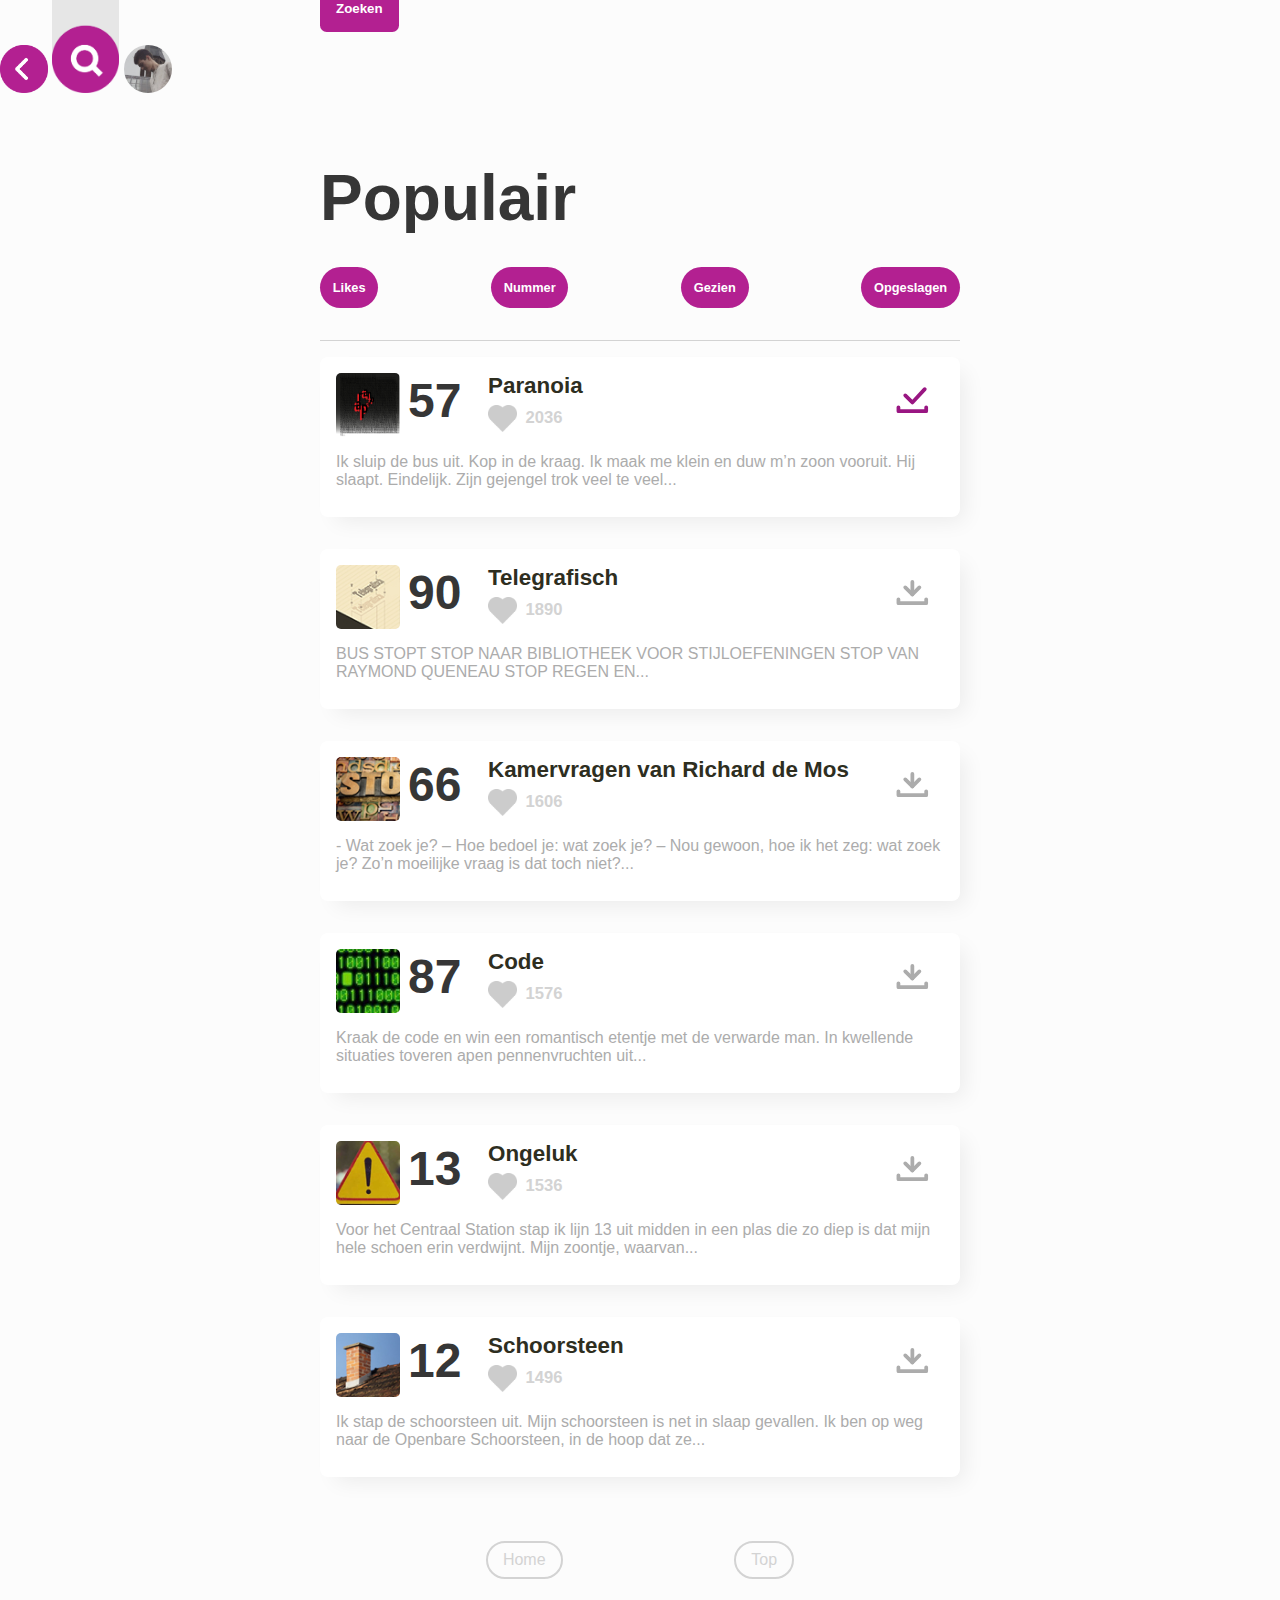
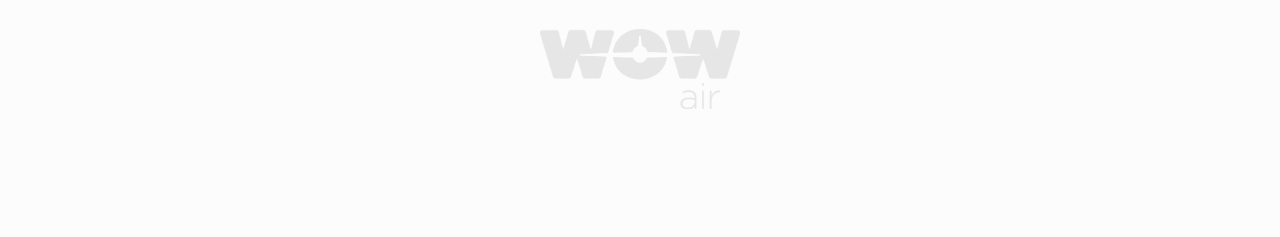
<file: overzicht-saved.html>
<!DOCTYPE html>
<html lang="nl">

<head>
    <meta charset="UTF-8">
    <title>WOW air verhalen</title>
    <link rel="stylesheet" type="text/css" href="style-overzicht.css">
</head>

<body>

    <!--Zoekveld en ronde knoppen-->

    <header>

        <form action="#">
            <fieldset id="zoek-label">
                <input type="text" id="input-text" placeholder="Vind iets om te lezen" aria-label="Search" minlength="3" maxlength="10" required aria-required="true">
                <button id="submit-knop" type="submit"> Zoeken </button>
            </fieldset>
        </form>


        <div class="knop-iconen">

            <a href="index.html"><img src="img/back-button.png" alt="Back" id="back-button"></a>
            <input type="image" src="img/search-icon.png" alt="search" id="zoeken" />
            <img src="img/myprofile.jpg" alt="profilepic" id="my-profile">

        </div>
    </header>

    <main>

        <section class="titleAndButtons-container">
            <h1>Populair</h1>

            <div class="buttons">

                <!--Zouden buttons moeten zijn maar omdat je het faked moeten het links zijn naar andere paginas-->
                <a href=# class="sort-button">Likes</a>
                <a href="overzicht-number.html" class="sort-button">Nummer</a>
                <a href=# class="sort-button">Gezien</a>
                <a href=# class="sort-button">Opgeslagen</a>
            </div>
        </section>



        <!--Verhalen lijst-->

        <section class="stories">



            <a href="overzicht-saved.html">
                <article class='verhaal'>
                    <div class="verhaal-wrapper">

                        <img src="img/thumbnail2.jpg" alt="thumbnail1" class='thumbnail'>
                        <p class="verhaal-nummer">57</p>
                        <div class="verhaal-titel-likes">

                            <h2> Paranoia</h2>
                            <div class="verhaal-likes">
                                <img src="img/hearicon.png" alt="hearticon" class="hearticon">
                                <p class="likes-nummer">2036</p>
                            </div>
                        </div>
                        <img src="img/download-done.svg" alt="download" class="download-button">
                    </div>

                    <p class="verhaal-beschrijving">Ik sluip de bus uit. Kop in de kraag. Ik maak me klein en duw m’n zoon vooruit. Hij slaapt. Eindelijk. Zijn gejengel trok veel te veel...</p>
                </article>
            </a>



            <a href=verhaal/verhaal.html> <article class='verhaal'>
                <div class="verhaal-wrapper">


                    <img src="img/thumbnail4.jpg" alt="thumbnail14" class='thumbnail'>
                    <p class="verhaal-nummer">90</p>
                    <div class="verhaal-titel-likes">

                        <h2>Telegrafisch</h2>
                        <div class="verhaal-likes">
                            <img src="img/hearicon.png" alt="hearticon" class="hearticon">
                            <p class="likes-nummer">1890</p>
                        </div>
                    </div>
                    <img src="img/download-grey.svg" alt="download" class="download-button">
                </div>

                <p class="verhaal-beschrijving">BUS STOPT STOP NAAR BIBLIOTHEEK VOOR STIJLOEFENINGEN STOP VAN RAYMOND QUENEAU STOP REGEN EN... </p>
                </article>
            </a>



            <a href=#>
                <article class='verhaal'>
                    <div class="verhaal-wrapper">

                        <img src="img/thumbnail3.jpg" alt="thumbnail3" class='thumbnail'>
                        <p class="verhaal-nummer">66</p>
                        <div class="verhaal-titel-likes">
                            <h2>Kamervragen van Richard de Mos</h2>
                            <!--Dialoog-->
                            <div class="verhaal-likes">
                                <img src="img/hearicon.png" alt="hearticon" class="hearticon">
                                <p class="likes-nummer">1606</p>
                            </div>
                        </div>
                        <img src="img/download-grey.svg" alt="download" class="download-button">
                    </div>

                    <p class="verhaal-beschrijving">- Wat zoek je? – Hoe bedoel je: wat zoek je? – Nou gewoon, hoe ik het zeg: wat zoek je? Zo’n moeilijke vraag is dat toch niet?...</p>
                </article>
            </a>



            <a href=#>
                <article class='verhaal'>

                    <div class="verhaal-wrapper">

                        <img src="img/thumbnail5.jpg" alt="thumbnail5" class='thumbnail'>
                        <p class="verhaal-nummer">87</p>
                        <div class="verhaal-titel-likes">
                            <h2>Code</h2>
                            <div class="verhaal-likes">
                                <img src="img/hearicon.png" alt="hearticon" class="hearticon">
                                <p class="likes-nummer">1576</p>
                            </div>
                        </div>
                        <img src="img/download-grey.svg" alt="download" class="download-button">
                    </div>

                    <p class="verhaal-beschrijving">Kraak de code en win een romantisch etentje met de verwarde man. In kwellende situaties toveren apen pennenvruchten uit...</p>
                </article>
            </a>



            <a href=#>
                <article class='verhaal'>

                    <div class="verhaal-wrapper">

                        <img src="img/thumbnail6.jpg" alt="thumbnail6" class='thumbnail'>
                        <p class="verhaal-nummer">13</p>
                        <div class="verhaal-titel-likes">
                            <h2>Ongeluk</h2>
                            <div class="verhaal-likes">
                                <img src="img/hearicon.png" alt="hearticon" class="hearticon">
                                <p class="likes-nummer">1536</p>
                            </div>
                        </div>
                        <img src="img/download-grey.svg" alt="download" class="download-button">
                    </div>

                    <p class="verhaal-beschrijving">Voor het Centraal Station stap ik lijn 13 uit midden in een plas die zo diep is dat mijn hele schoen erin verdwijnt. Mijn zoontje, waarvan...</p>
                </article>
            </a>



            <a href=#>
                <article class='verhaal'>

                    <div class="verhaal-wrapper">

                        <img src="img/thumbnail7.jpg" alt="thumbnail7" class='thumbnail'>
                        <p class="verhaal-nummer">12</p>
                        <div class="verhaal-titel-likes">
                            <h2>Schoorsteen</h2>
                            <div class="verhaal-likes">
                                <img src="img/hearicon.png" alt="hearticon" class="hearticon">
                                <p class="likes-nummer">1496</p>
                            </div>
                        </div>
                        <img src="img/download-grey.svg" alt="download" class="download-button">
                    </div>

                    <p class="verhaal-beschrijving">Ik stap de schoorsteen uit. Mijn schoorsteen is net in slaap gevallen. Ik ben op weg naar de Openbare Schoorsteen, in de hoop dat ze...</p>
                </article>
            </a>


        </section>



        <footer>
            <div class="footer-buttons">
                <a href="index.html">Home</a>
                <a href="overzicht.html">Top</a>
            </div>
            <img src="img/footerlogo.png" alt="footerlogo" class='footerlogo'>
        </footer>
    </main>

    <script src="script.js"></script>
</body>

</html>
</file>
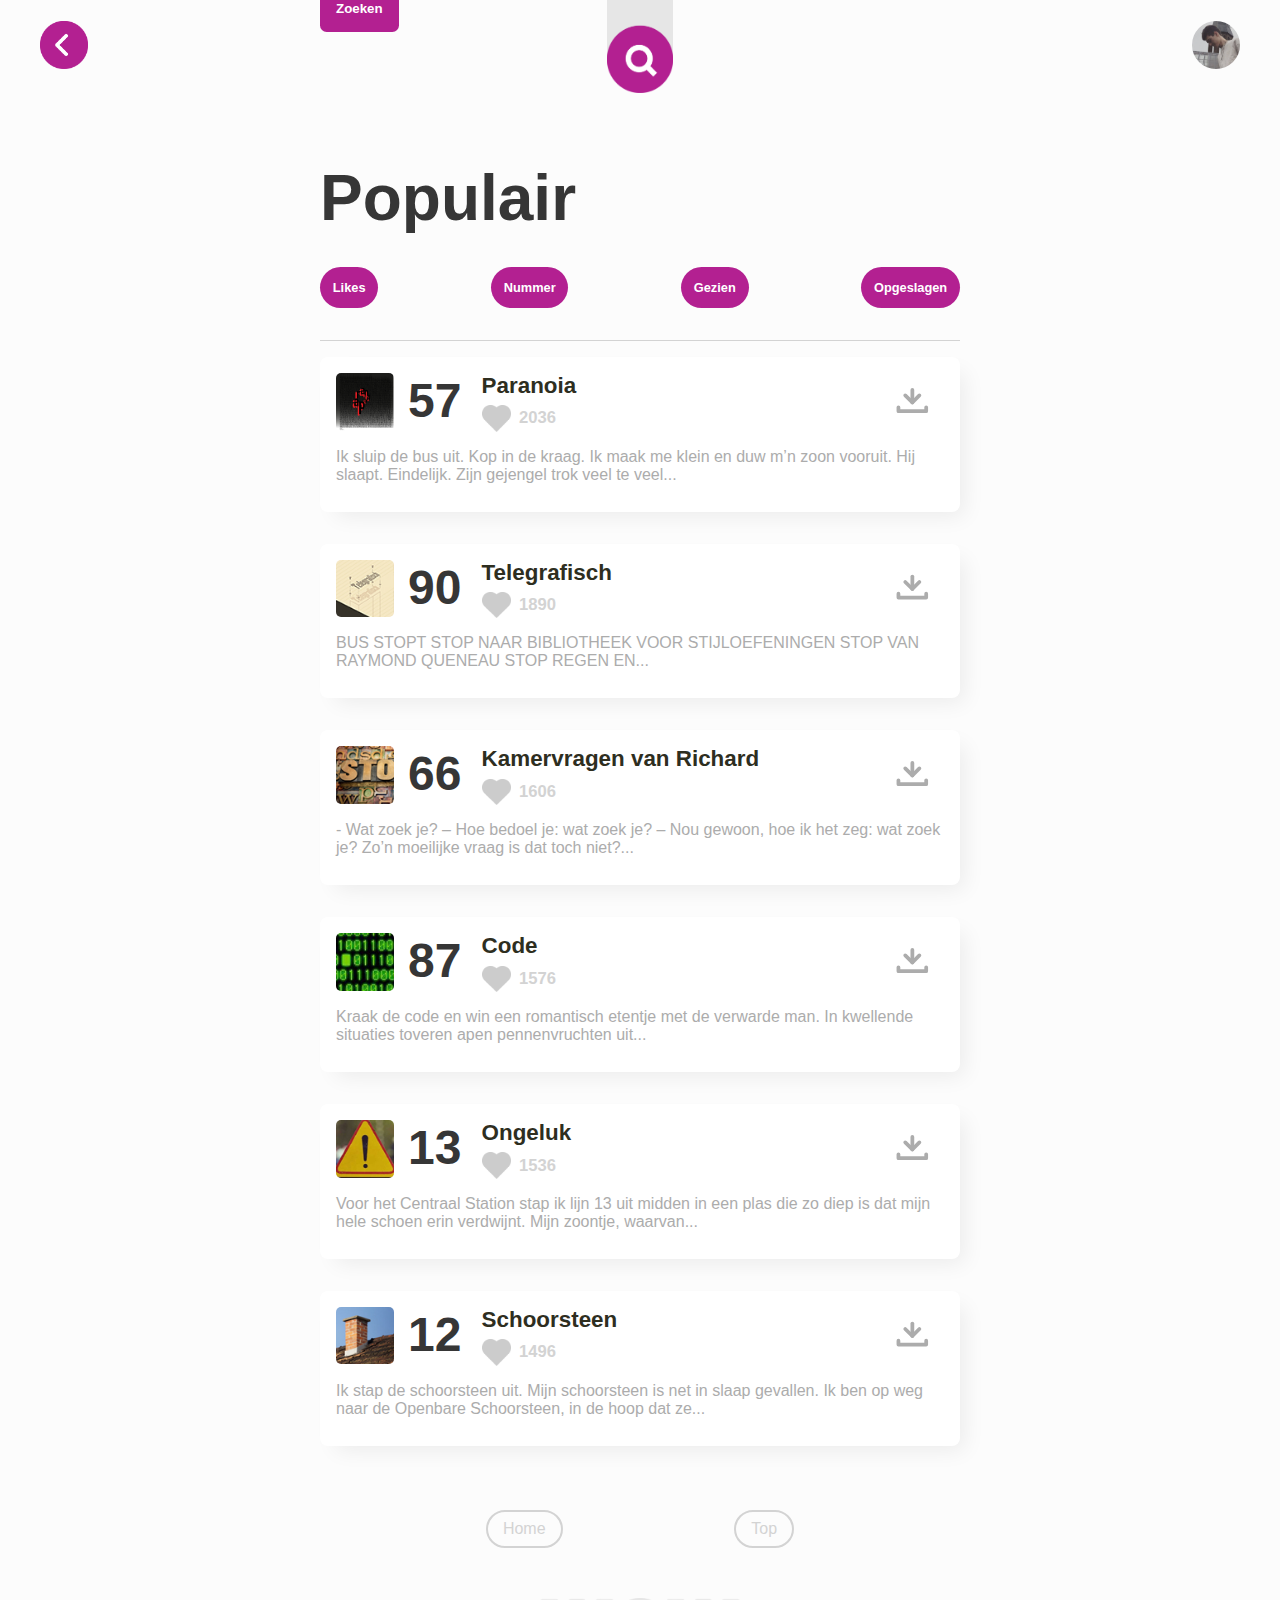
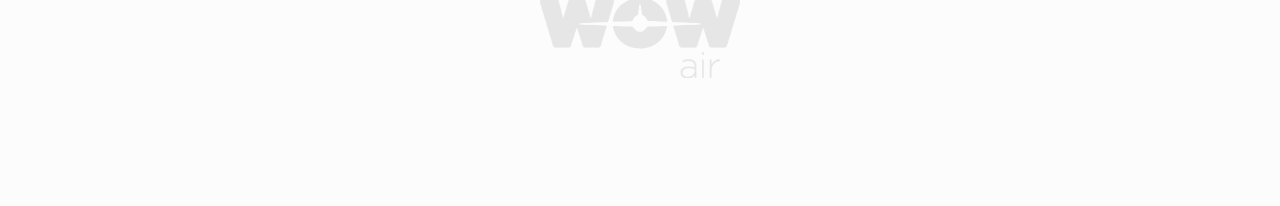
<file: overzicht.html>
<!DOCTYPE html>
<html lang="nl">

<head>
    <meta charset="UTF-8">
    <title>WOW air verhalen</title>
    <link rel="stylesheet" type="text/css" href="style-overzicht.css">
</head>

<body>

    <!--Header met zoekveld en navigatie-->

    <header>


        <form action="#">
            <fieldset id="zoek-label">
                <input type="text" id="input-text" placeholder="Vind iets om te lezen" aria-label="Search" minlength="3" maxlength="10" required aria-required="true">
                <button id="submit-knop" type="submit"> Zoeken </button>
            </fieldset>
        </form>

        <nav>
           <ul>
            <li><a href="index.html"><img src="img/back-button.png" alt="Back" id="back-button"></a></li>
            <li><input type="image" src="img/search-icon.png" alt="search" id="zoeken"/></li>
            <li><img src="img/myprofile.jpg" alt="profilepic" id="my-profile"></li>
            </ul>
        </nav>
    </header>



    <main>

        <section class="titleAndButtons-container">

            <h1>Populair</h1>

            <div>
                <!--Zouden buttons moeten zijn maar omdat het fake is moeten het links zijn naar andere paginas-->
                <a href=#>Likes</a>
                <a href="overzicht-number.html">Nummer</a>
                <a href=#>Gezien</a>
                <a href=#>Opgeslagen</a>
            </div>
        </section>



        <!--Verhalen lijst-->

        <section>

            <a href="overzicht-saved.html">
                <article>
                    <div>

                        <img src="img/thumbnail2.jpg" alt="thumbnail1">
                        <p>57</p>
                        <div class="verhaal-titel-likes">

                            <h2>Paranoia</h2>
                            <div class="verhaal-likes">
                                <img src="img/hearicon.png" alt="hearticon" class="hearticon">
                                <p>2036</p>
                            </div>
                        </div>
                        <img src="img/download-grey.svg" alt="download" class="download-button">
                    </div>

                    <p>Ik sluip de bus uit. Kop in de kraag. Ik maak me klein en duw m’n zoon vooruit. Hij slaapt. Eindelijk. Zijn gejengel trok veel te veel...</p>
                </article>
            </a>


            <a href=verhaal/verhaal.html> <article>
                <div>

                    <img src="img/thumbnail4.jpg" alt="thumbnail14">
                    <p>90</p>
                    <div class="verhaal-titel-likes">
                        <h2>Telegrafisch</h2>
                        <div class="verhaal-likes">
                            <img src="img/hearicon.png" alt="hearticon" class="hearticon">
                            <p>1890</p>
                        </div>
                    </div>
                    <img src="img/download-grey.svg" alt="download" class="download-button">
                </div>

                <p>BUS STOPT STOP NAAR BIBLIOTHEEK VOOR STIJLOEFENINGEN STOP VAN RAYMOND QUENEAU STOP REGEN EN... </p>
                </article>
            </a>



            <a href=#>
                <article>
                    <div>

                        <img src="img/thumbnail3.jpg" alt="thumbnail3">
                        <p>66</p>
                        <div class="verhaal-titel-likes">
                            <h2>Kamervragen van Richard</h2>
                            <div class="verhaal-likes">
                                <img src="img/hearicon.png" alt="hearticon" class="hearticon">
                                <p>1606</p>
                            </div>
                        </div>
                        <img src="img/download-grey.svg" alt="download" class="download-button">
                    </div>

                    <p>- Wat zoek je? – Hoe bedoel je: wat zoek je? – Nou gewoon, hoe ik het zeg: wat zoek je? Zo’n moeilijke vraag is dat toch niet?...</p>
                </article>
            </a>



            <a href=#>
                <article>

                    <div>

                        <img src="img/thumbnail5.jpg" alt="thumbnail5">
                        <p>87</p>
                        <div class="verhaal-titel-likes">
                            <h2>Code</h2>
                            <div class="verhaal-likes">
                                <img src="img/hearicon.png" alt="hearticon" class="hearticon">
                                <p>1576</p>
                            </div>
                        </div>
                        <img src="img/download-grey.svg" alt="download" class="download-button">
                    </div>

                    <p>Kraak de code en win een romantisch etentje met de verwarde man. In kwellende situaties toveren apen pennenvruchten uit...</p>
                </article>
            </a>



            <a href=#>
                <article>

                    <div>

                        <img src="img/thumbnail6.jpg" alt="thumbnail6">
                        <p>13</p>
                        <div class="verhaal-titel-likes">
                            <h2>Ongeluk</h2>
                            <div class="verhaal-likes">
                                <img src="img/hearicon.png" alt="hearticon" class="hearticon">
                                <p>1536</p>
                            </div>
                        </div>
                        <img src="img/download-grey.svg" alt="download" class="download-button">
                    </div>

                    <p>Voor het Centraal Station stap ik lijn 13 uit midden in een plas die zo diep is dat mijn hele schoen erin verdwijnt. Mijn zoontje, waarvan...</p>
                </article>
            </a>



            <a href=#>
                <article>

                    <div>

                        <img src="img/thumbnail7.jpg" alt="thumbnail7">
                        <p>12</p>
                        <div class="verhaal-titel-likes">
                            <h2>Schoorsteen</h2>
                            <div class="verhaal-likes">
                                <img src="img/hearicon.png" alt="hearticon" class="hearticon">
                                <p>1496</p>
                            </div>
                        </div>
                        <img src="img/download-grey.svg" alt="download" class="download-button">
                    </div>

                    <p>Ik stap de schoorsteen uit. Mijn schoorsteen is net in slaap gevallen. Ik ben op weg naar de Openbare Schoorsteen, in de hoop dat ze...</p>
                </article>
            </a>


        </section>



        <footer>
            <div class="footer-buttons">
                <a href="index.html">Home</a>
                <a href="overzicht.html">Top</a>
            </div>
            <img src="img/footerlogo.png" alt="footerlogo" class='footerlogo'>
        </footer>
    </main>

    <script src="script.js"></script>
</body></html>
</file>
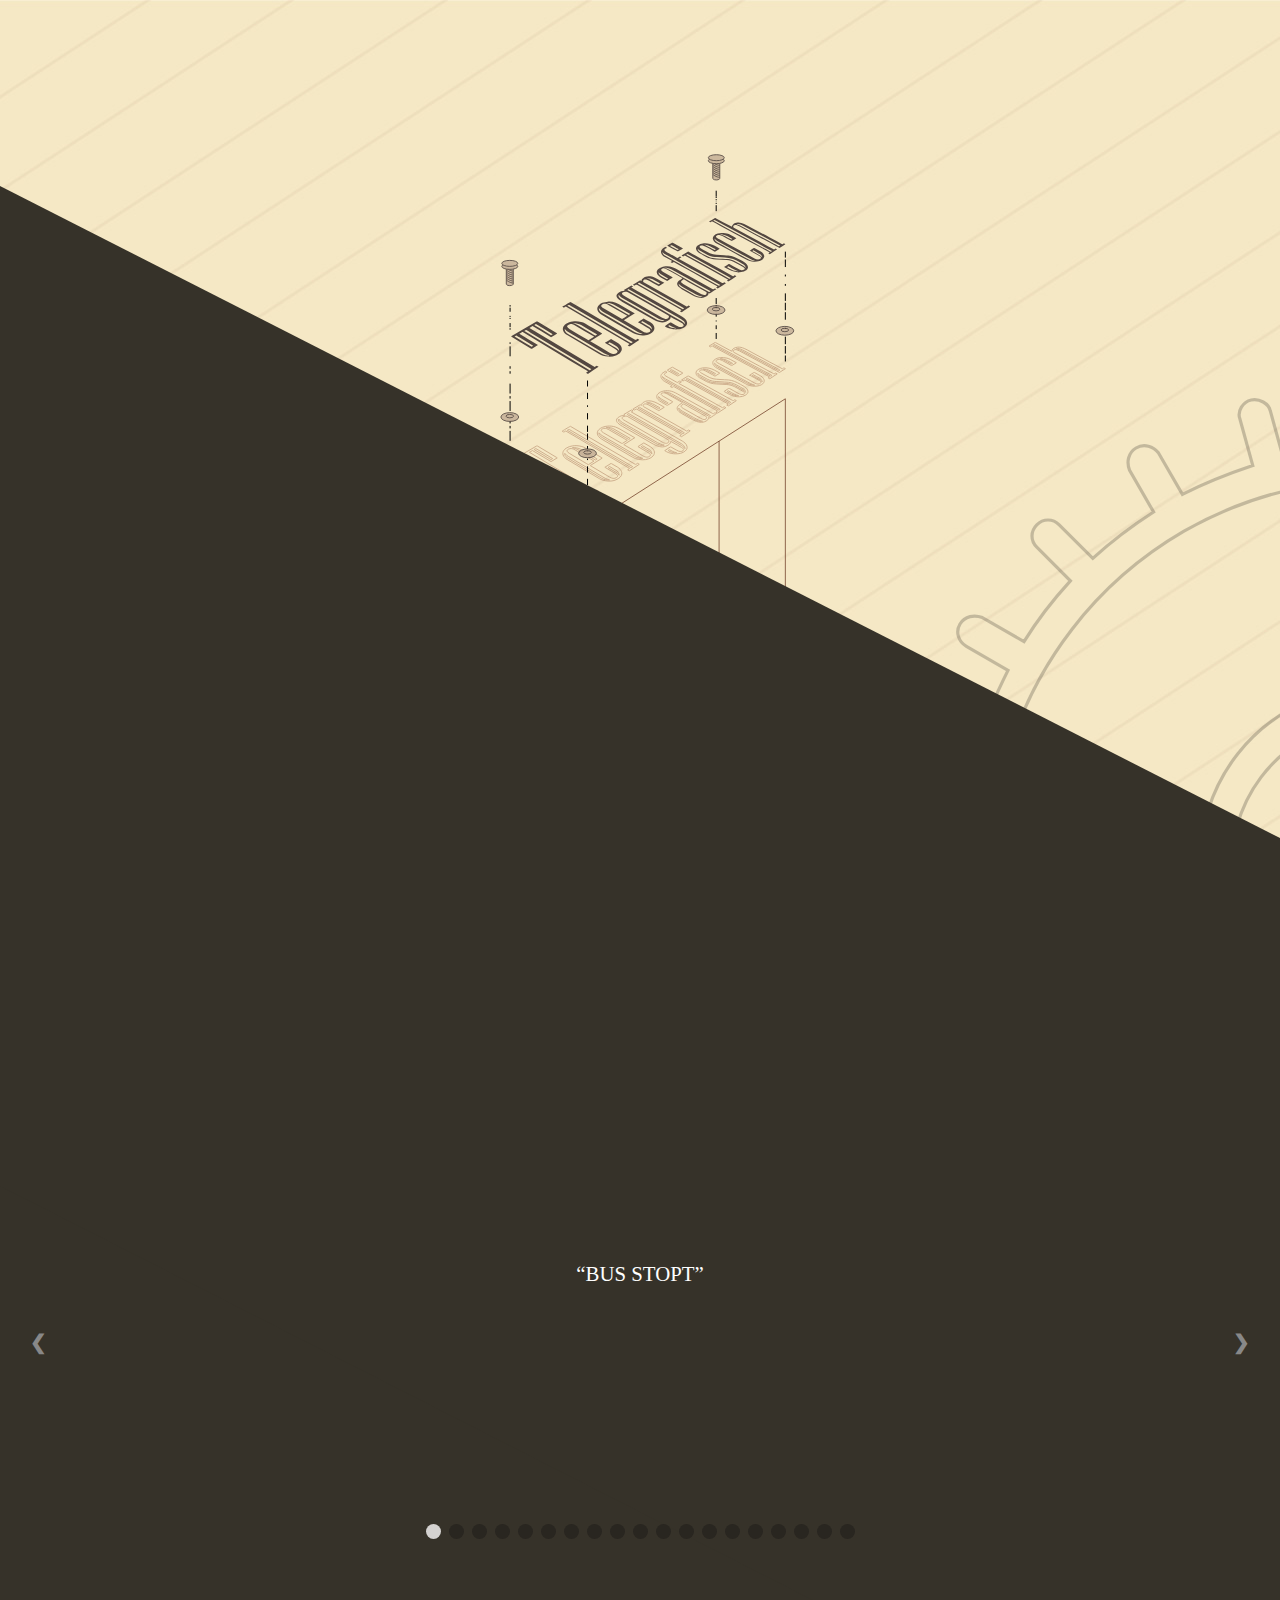
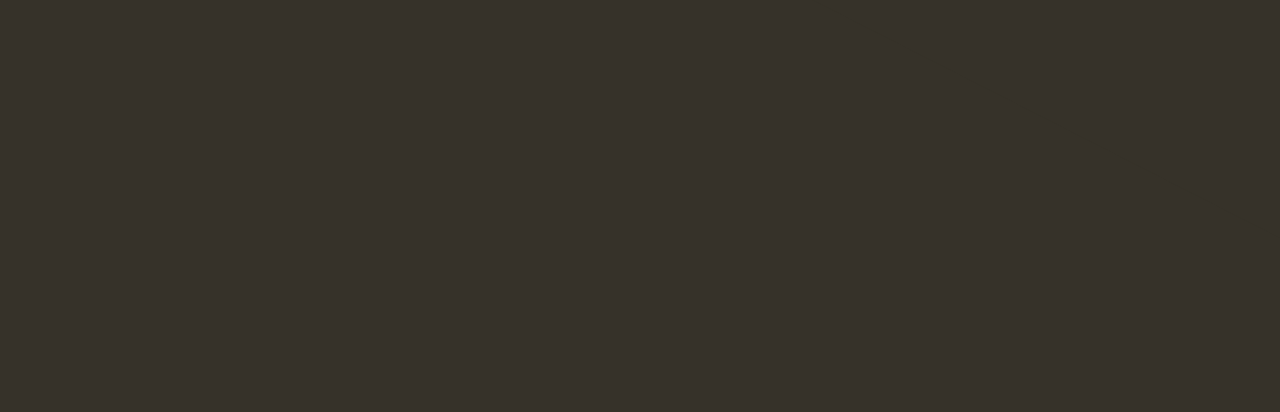
<file: verhaal/verhaal.html>
<!DOCTYPE html>
<html lang="en">

<head>
    <meta charset="UTF-8">
    <title>verhaal site</title>
    <link rel="stylesheet" href="style-verhaal.css">
</head>

<body>

    <img src="img-verhaal/titel-12.svg" alt="titel" id="titel">
    <img src="img-verhaal/gear.svg" alt="gear" id="gear">
    <div id="bruin-achtergrond"></div>
    <div id="bruin-achtergrond-2"></div>

   
    <div class="slideshow-container">

        <div class="mySlides">
            <q>BUS STOPT</q>
        </div>

        <div class="mySlides">
            <q>NAAR BIBLIOTHEEK VOOR STIJLOEFENINGEN</q>
        </div>

        <div class="mySlides">
            <q>VAN RAYMOND QUENEAU</q>
        </div>

        <div class="mySlides">
            <q>REGEN EN WIND MENSEN IN ZICHZELF GEKEERD</q>
        </div>


        <div class="mySlides">
            <q>MODDERIGE TERINGZOOI HIER</q>
        </div>

        <div class="mySlides">
            <q>DRILBOREN EN HEIPALEN TEISTEREN TROMMELVLIEZEN</q>
        </div>

        <div class="mySlides">
            <q>VROUW VRAAGT IN ENGELS MET FRANS ACCENT OF DIT POSTKANTOOR IS</q>
        </div>

        <div class="mySlides">
            <q>ONTKENNEND ANTWOORD WORDT NIET GEHOORD WEGENS WEGRENNEN NAAR ACHTERUITRIJDENDE RENAULT</q>
        </div>

        <div class="mySlides">
            <q>TWEEDE VERDIEPING BIJ Q</q>
        </div>

        <div class="mySlides">
            <q>STIJLOEFENINGEN NIET AANWEZIG</q>
        </div>

        <div class="mySlides">
            <q>VOLGENS COMPUTER WEL</q>
        </div>

        <div class="mySlides">
            <q>MEDEWERKER ZOEKT MEE</q>
        </div>

        <div class="mySlides">
            <q>OOK NIKS</q>
        </div>

        <div class="mySlides">
            <q>VOLGENS MEDEWERKER EXEMPLAAR IN MAGAZIJN</q>
        </div>

        <div class="mySlides">
            <q>MAIL NAAR MAGAZIJN</q>
        </div>

        <div class="mySlides">
            <q>VOLGENS MAGAZIJN STIJLOEFENINGEN GEWOON AANWEZIG OP DAARTOE BESTEMDE PLEK</q>
        </div>

        <div class="mySlides">
            <q>KUT</q>
        </div>

        <div class="mySlides">
            <q>BABYSCHOENTJES IN BABYWINKEL OP BOS EN LOMMERPLEIN</q>
        </div>

        <div class="mySlides">
            <q>OOK MOOI</q>
        </div>


        <div class="mySlides">

        </div>

        <a class="prev" onclick="plusSlides(-1)">❮</a>
        <a class="next" onclick="plusSlides(1)">❯</a>
    </div>

   <div id="dot-container-contaier">
    <div class="dot-container">
        <span class="dot" onclick="currentSlide(1)"></span>
        <span class="dot" onclick="currentSlide(2)"></span>
        <span class="dot" onclick="currentSlide(3)"></span>
        <span class="dot" onclick="currentSlide(4)"></span>
        <span class="dot" onclick="currentSlide(5)"></span>
        <span class="dot" onclick="currentSlide(6)"></span>
        <span class="dot" onclick="currentSlide(7)"></span>
        <span class="dot" onclick="currentSlide(8)"></span>
        <span class="dot" onclick="currentSlide(9)"></span>
        <span class="dot" onclick="currentSlide(10)"></span>
        <span class="dot" onclick="currentSlide(11)"></span>
        <span class="dot" onclick="currentSlide(12)"></span>
        <span class="dot" onclick="currentSlide(13)"></span>
        <span class="dot" onclick="currentSlide(14)"></span>
        <span class="dot" onclick="currentSlide(15)"></span>
        <span class="dot" onclick="currentSlide(16)"></span>
        <span class="dot" onclick="currentSlide(17)"></span>
        <span class="dot" onclick="currentSlide(18)"></span>
        <span class="dot" onclick="currentSlide(19)"></span>


    </div>
</div>
    <script src="script-verhaal.js"></script>

</body>

</html>


<!--Bron: https://www.w3schools.com/howto/howto_js_slideshow.asp -->
</file>
<file: style-index.css>
/*Selecteer alle code en haal de standaard margin weg*/

 * {
     margin: 0;
     padding: 0;
     box-sizing: border-box;
 }

 html {
     background: #FFF;
 }

 body {
     font-family: 'Helvetica', sans-serif;
     max-width: 300em;
     margin: auto;
     background-color: #FFF;
 }

 a {
     text-decoration: none;
 }

ul {
    list-style-type:none;
}

 #sectie-1 {
     background-color: #F3F3F3;
     padding-bottom: 2em;
     margin: auto;
     margin-top: 1em;

 }

 /*HEADER*/

 header {
     max-width: 40em;
     margin: auto;
     width: calc(100% - 3em);
 }

nav ul{
     display: flex;
     align-content: center;
     justify-content: space-between;
     margin: 0 auto;
 }

 /*desktop viewport*/

 @media (min-width: 1200px) {
     header {
         max-width: 1200px;
     }

     nav ul{
         width: 100%;
     }
 }

 #my-profile {
     width: 3em;
     height: 3em;
     border-radius: 100%;
     margin-top: 1.3em;
 }

 #wow-logo {
     width: 50px;
     height: 50px;
     border-radius: 40px;
     margin-top: 20px;
 }

 #taalicoon {
     width: 50px;
     height: 50px;
     border-radius: 40px;
     margin-top: 20px;
 }

 /*TITEL*/

 h1 {
     font-size: 9vw;
     padding-top: 1em;
     color: #363636;
     margin-bottom: 1em;
     margin-left: 0.5em;
 }





 /*sorteren*/

 fieldset {
     margin: 0 auto;
     font-size: 1em;
     font-weight: 600;
     width: calc(100% - 3rem);
     border: 0;

 }

 fieldset label {
     display: block;
     margin-bottom: 1em;
 }

 /*ipad*/

 @media (min-width: 600px) {
     fieldset {
         width: calc(100% - 4em);
         margin: 0 auto;
         max-width: 40em;
     }
 }

 /*desktop*/

 @media (min-width: 1200px) {
     fieldset {
         max-width: 1150px;
     }
 }

 fieldset select {
     height: 3em;
     margin-top: 1em;
     padding: 1em;
     width: calc(100% - 8em);
     max-width: 30em;
     margin: auto;
     border: none;
     margin-bottom: 2em;
 }

 input {
     padding: 1em;
     border: none;
     width: calc(100% - 8em);
     max-width: 30em;
 }

 #zoeken {
     margin-left: 2em;
     margin: 2em;
 }

 .submit-knop {
     padding: 0.7em;
     margin-left: 1em;
     font-size: 1em;
     border: none;
     border-radius: 4em;
     background-color: #B32091;
     color: #FFF;
     width: 2em;
     display: inline;
 }

 .submit-knop:hover {
     background: #BE15A0;
 }



 /*Sectie 2*/

 #sectie-2 {
     max-width: 40em;
     margin: auto;
     width: calc(100% - 3em);
 }

 /*Mijn verhalen*/


 h3 {
     margin-top: 1em;
     margin-bottom: 0.5em;
     font-size: 1em;
     font-weight: 600;
 }




 .kruis {
     width: 1em;
     position: absolute;
     margin-left: -2.5em;
     margin-top: 0.5em;
 }

 h2 {
     margin-top: 5%;
 }

 img:hover {
     transition: all .2s;
     transform: scale(1.04);
 }

 .afbeeldingen {
     display: flex;
     justify-content: space-between;
 }

 .thumbnail {
     width: 8em;
     border-radius: 5px;
 }


 /*ipad viewport ------------------------*/

 @media (min-width: 600px) {
     #sectie-1 {
         max-width: 40em;
     }

     #mijn-verhalen {
         max-width: 40em;
         margin: auto;
     }

     h1 {
         font-size: 6vw;
         margin: 0 auto;
         margin-left: 0.5em;
         padding-top: 10%;
         padding-bottom: 5%;
     }

     h2 {
         margin: 0 auto;
         margin-top: 1em;
     }

     h3 {
         margin-top: 2em;
         margin-bottom: 1em;
     }

     .thumbnail {
         width: 10em;
         border-radius: 5px;
     }

     .kruis {
         width: 3em;
         margin-left: -3.5em;
         margin-top: 0.5em;
     }
 }

 /*deskotp viewport --------------------------*/

 @media (min-width: 1200px) {

     #sectie-1 {
         max-width: inherit;
         max-width: 72em;
     }

     #sectie-2 {
         max-width: inherit;

     }

     #mijn-verhalen {
         display: flex;
         max-width: 72em;
         padding: 0em;
         padding-top: 2%;
     }

     h1 {
         font-size: 4em;
         margin-bottom: 1em;
         margin-left: 0.5em;
         padding-top: 1em;
     }

     h2 {
         margin: auto;
         max-width: 1150px;
         margin-top: 2em;
     }

     .afbeeldingen {
         width: 40em;
         display: block;
     }
     .thumbnail {
         margin-right: 1em;
     }
 }
</file>
<file: style-overzicht.css>
/*Selecteer alle code en haal de standaard margin weg*/

* {
    margin: 0;
    padding: 0;
    box-sizing: border-box;
}

*:focus {
    outline: none;
}

html {
    background: #FCFCFC;
}

body {
    font-family: 'Helvetica', sans-serif;
    max-width: 300em;
    margin: auto;
}

a {
    text-decoration: none;
}

ul {
    list-style-type:none;
}

img {
    max-width: 100%;
}


/*HEADER*/

nav ul {
    display: flex;
    align-content: center;
    justify-content: space-between;
    margin: 0 auto;
    width: calc(100% - 3em);
    max-width: 40em;
}


/*desktop viewport*/

@media (min-width: 1200px) {
    nav ul {
        max-width: 1200px;
    }
}


/*ZOEKEN*/

.search-icon {
    position: absolute;
    width: 20px;
    margin-top: 17px;
    margin-left: 30px;
}

fieldset {
    border: none;
    margin: 0em 1.5em;
    padding-top: 0.5em;
}

fieldset legend {
    color: #5A5A5A;
    padding-top: 1em;
    font-weight: bold;
    animation-name: noticeMe;
    animation-duration: 6s;
    animation-iteration-count: infinite;
    animation-delay: 2s;
}


#input-text {
    border: 0;
    color: grey;
    padding: 0.8em;
    margin-right: 1.2em;
    width: calc(100% - 6.1em);
    max-width: 35em;
    border-radius: 0.5em;
    margin-top: 1em;
    font-size: 1em;
}

input:required:valid:focus {
    border: 1px solid greenyellow !important;
}

input:required:invalid:focus {
    border: 1px solid red !important;
}

#submit-knop {
    background-color: rgb(179, 32, 145);
    padding: 1.2em;
    cursor: pointer;
    border: none;
    font-weight: bold;
    color: white;
    border-radius: 0.5em;
    margin-top: 1em;
}

header {
    margin-top: -6rem;
    transition: margin-top 500ms;
    border: none;
}

header > form {
    height: 6rem;
    background-color: #E6E6E6;
}

header.show-form {
    margin-top: 0;
}


/*ipad viewport*/

@media (min-width: 600px) {
    fieldset {
        margin: 0 auto;
        justify-content: space-around;
        width: calc(100% - 3em);
        max-width: 40em;
    }
}

/*ICONEN*/

#back-button {
    width: 3em;
    margin-top: 1.3em;
}

#zoeken {
    width: 5em;
    height: 7em;
}

#my-profile {
    width: 3em;
    height: 3em;
    border-radius: 100%;
    margin-top: 1.3em;
}


/*TITEL EN BUTTONS*/

.titleAndButtons-container {
    margin: 0 auto;
    width: calc(100% - 3em);
    max-width: 40em;
    color: #363636;
}

.titleAndButtons-container h1 {
    font-size: 9vw;
    margin-top: 1em;
    margin-bottom: 1em;
}


/*ipad viewport*/

@media (min-width: 600px) {
    .titleAndButtons-container h1 {
        font-size: 6vw;
        margin: 0 auto;
        padding-top: 10%;
        padding-bottom: 5%;
    }
}


/*desktop viewport*/

@media (min-width: 1200px) {
    .titleAndButtons-container h1 {
        font-size: 4em;
    }
}


/*SORTING BUTOTNS*/

main > section > div {
    display: flex;
    align-content: space-between;
    justify-content: space-between;
    margin: 0 auto;
    max-width: 40em;
    border-bottom: solid 1px lightgrey;
    padding-bottom: 2em;
}

main > section > div > a {
    font-family: 'Helvetica', sans-serif;
    font-weight: bold;
    font-size: 0.8em;
    color: white;
    padding: 1em;
    background-color: #B32091;
    border: none;
    border-radius: 10em;
}

main > section > div:active {
    background-color: #DB31BB;
}


/*ipad viewport*/

@media (min-width: 600px) {
    main > section > div {
        font-size: 1em;
    }
}


/*desktop viewport*/

@media (min-width: 1200px) {
    main > section > div {
        font-size: 1em;
    }
}


/*STORIES*/

section {
    margin: 0 auto;
    margin-top: 1em;
    width: calc(100% - 3em);
    max-width: 40em;
}

section a article {
    padding: 1em;
    margin-bottom: 2em;
    list-style: none;
    background-color: #FFFFFF;
    border-radius: 0.5em;
    -webkit-box-shadow: 10px 10px 22px -6px rgba(0, 0, 0, 0.07);
    -moz-box-shadow: 10px 10px 22px -6px rgba(0, 0, 0, 0.07);
    box-shadow: 10px 10px 22px -6px rgba(0, 0, 0, 0.07);
    max-width: 40em;
    padding-bottom: 70px;
}

article > p {
    display: block;
    position: absolute;
    max-width: 80%;
    margin-top: 1em;
    color: #ACACAC;
    font-size: 0.8em;
}

article:hover {
    transition: all .3s;
    transform: translate(0, -5px);
}

section a article a {
    display: flex;
    justify-content: space-between;
}

article > div {
    display: flex;
    position: relative;
}

article > div > img {
    width: 3em;
    height: 3em;
    border-radius: 5px;
    display: inline-block;
}

.verhaal-titel-likes {
    margin-left: 3.7em;
}

.verhaal-likes {
    display: flex;
    align-items: center;
    margin-top: 0.3em;
}


/*Likes nummer*/
div p {
    margin-left: 0.5em;
    color: #D3D3D3;
    font-size: 0.8em;
    font-weight: 800;
}

section a article h2 {
    color: #2e2e1f;
    font-size: 1em;
}

section a article .hearticon {
    width: 1.4em;
    display: block;
}

section a article .download-button {
    border-radius: 100%;
    width: 3em;
    float: right;
    display: block;
    position: absolute;
    right: 0;
}

section > a > article > div > p {
    font-size: 2em;
    position: absolute;
    margin-left: 1.9em;
    margin-top: 0.1em;
    color: #363636;
    font-weight: 600;
}


/*ipad viewport*/

@media (min-width: 600px) {
    section a article {
        padding: 1em;
        padding-bottom: 5em;
    }

    article > p {
        max-width: 37em;
        font-size: 1em;
        font-weight: 100;
    }
}


/*desktop viewport*/

@media (min-width: 1200px) {
    section a article {
        padding: 1em;
        padding-bottom: 5em;
    }

    section > a > article > div > img {
        width: 3.6em;
        height: 3.6em;
    }

    article > p {
        max-width: 38em;
    }

    section a article .thumbnail {
        width: 4em;
        height: 4em;
    }

    section a article h2 {
        font-size: 1.4em;
    }

    section a article h4 {
        font-size: 1em;
    }

    section a article .download-button {
        width: 4em;
    }

    .verhaal-likes {
        font-size: 1.3em;
    }

    section > a > article > div > p {
        margin-left: 1.5em;
        font-size: 3em;
        margin-top: 0em;
    }

    .verhaal-titel-likes {
        margin-left: 5.5em;
    }

}


/*FOOTER*/

footer {
    margin: 0 auto;
    padding: 2em;
    letter-spacing: 0px;
}

.footer-buttons {
    display: flex;
    align-content: space-between;
    justify-content: center;
    margin: 20px;

}

.footerlogo {
    width: 200px;
    margin: 0 auto;
    display: block;
    margin-top: 50px;
}


footer a {
    border-radius: 2em;
    border: solid;
    border-width: 2px;
    border-color: #D3D3D3;
    color: #D3D3D3;
    margin: 0 auto;
    padding: 8px 15px;
    background-color: #FCFCFC;
    font-weight: 100;
}

.footer-button-top {
    border-radius: 2em;
    border: solid;
    border-width: 2px;
    border-color: #D3D3D3;
    color: #D3D3D3;
    margin: 0 auto;
    padding: 0.5em 1em;
    background-color: #FCFCFC;
    font-weight: 100;
}

.footer-button-home:active {
    background-color: white;
}

.footer-button-top:active {
    background-color: white;
}


/*ipad viewport*/

@media (min-width: 600px) {
    .footer-buttons {
        max-width: 30em;
        margin: 0 auto;
    }
}
</file>
<file: verhaal/style-verhaal.css>
* {
    box-sizing: border-box
}

body {
    font-family: Times New Roman, serif;
    margin: 0px;
    background-color: antiquewhite;
    background-image: url(img-verhaal/background.png);
}

#bruin-achtergrond {
    padding: 30px;
    padding-bottom: 200px;
    background-color: #363229;
    position: relative;
    text-align: center;
    margin-top: 100%;
    transform: skewY(27deg);
    opacity: 10;
    z-index: 10;
}

#bruin-achtergrond-2 {
    height: 400px;
    width: 100%;
    margin-top: -100px;
    background-color: #363229;
    position: relative;
}

#titel {
    position: absolute;
    top: 40%;
    left: 50%;
    width: 70%;
    transform: translate(-50%, -50%);
    animation-name: titel-slide;
    animation-duration: 2s;
    z-index: 9;
}

@-webkit-keyframes titel-slide {
    0% {
        top: 60%;
    }
    100% {
        top: 40%;
    }
}

#gear {
    width: 400px;
    margin-top: -110px;
    margin-left: 170px;
    position: absolute;
    animation-name: gear-rotate;
    animation-duration: 2s;
    z-index: 1;
    opacity: 0.2;
}

@-webkit-keyframes gear-rotate {
    from {
        transform: rotate(0deg);
    }
    to {
        transform: rotate(360deg);
    }
}


/* Slideshow container */


.slideshow-container {
    position: absolute;
    z-index: 11;
    margin-top: -450px;
    color: white;
    font-size: 1.3em;
    margin-left: auto;
    width: 100%;
    
    height: 15%;
    
}


/* Slides */

.mySlides {
    display: none;
    padding: 80px;
    padding-top: 0px;
    text-align: center;
}


/* Next & previous buttons */

.prev,
.next {
    cursor: pointer;
    position: absolute;
    top: 50%;
    width: auto;
    margin-top: -30px;
    padding: 30px;
    color: #888;
    font-weight: bold;
    font-size: 20px;
    border-radius: 0 10px 10px 0;
    user-select: none;
}


/* Position the "next button" to the right */

.next {
    position: absolute;
    right: 0;
    border-radius: 10px 0 0 10px;
}


/* On hover, add a black background color with a little bit see-through */

.prev:hover,
.next:hover {
    background-color: #292620;
    color: white;
}


/* The dot/bullet/indicator container */

#dot-container-contaier {
    display: flex;
    justify-content: center;
    width: 100%;
}

.dot-container {
    position: absolute;
    z-index: 10;
    padding: 10px;
    margin: 2em;
    margin-top: -200px;
}


/* The dots/bullets/indicators */

.dot {
    cursor: pointer;
    height: 15px;
    width: 15px;
    margin: 2px 2px;
    background-color: #292620;
    border-radius: 50%;
    display: inline-block;
    transition: background-color 0.6s ease;
}


/* Add a background color to the active dot/circle */

.active,
.dot:hover {
    background-color: #D4D2D0;
}


/*Bron: https://www.w3schools.com/howto/howto_js_slideshow.asp */


/*ipad*/

@media (min-width: 600px) {
    #titel {
        width: 50%;
        top: 35%;
    }
    body {
        background-image: url(img-verhaal/background2.jpg);
    }
    #gear {
        margin-left: 70%;
        margin-top: -10%;
        width: 30em;
    }
    #bruin-achtergrond {
        margin-top: 60%;
        margin-top: 70%;
        padding: 300px;
    }
    #bruin-achtergrond-2 {
        padding-top: 500px;
        margin-top: -200px;
    }
    .slideshow-container {
        margin-top: -750px;
    }
    .dot-container {
        margin-top: -500px;
    }
}


/*desktop*/

@media (min-width: 1200px) {
    #titel {
        width: 30%;
        top: 50%;
    }
    @-webkit-keyframes titel-slide {
        0% {
            top: 80%;
        }
        100% {
            top: 50%;
        }
    }
    #bruin-achtergrond {
        margin-top: 40%;
        padding: 500px;
    }
    #bruin-achtergrond-2 {
        margin-top: -500px;
        padding-top: 1000px;
    }
        #gear {
        margin-left: 70%;
        margin-top: -10%;
        width: 60em;
    }
}
</file>
